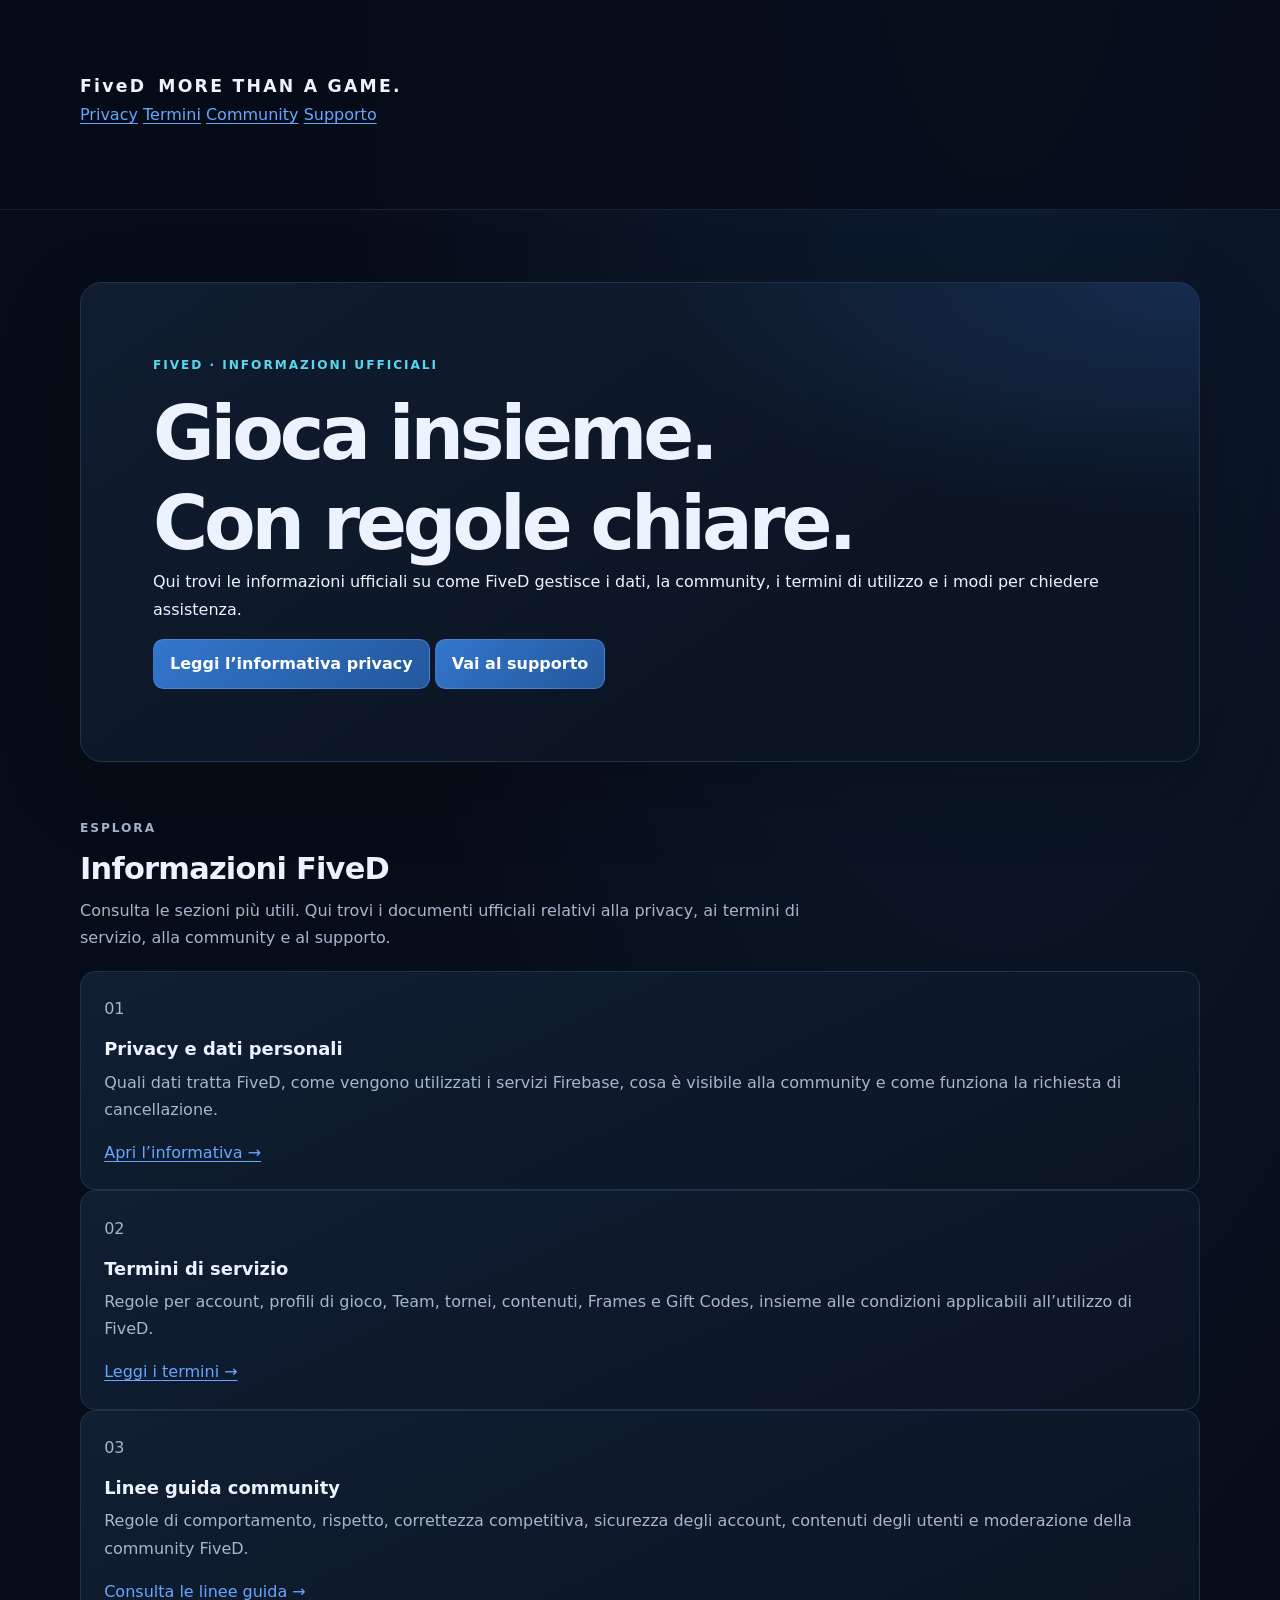
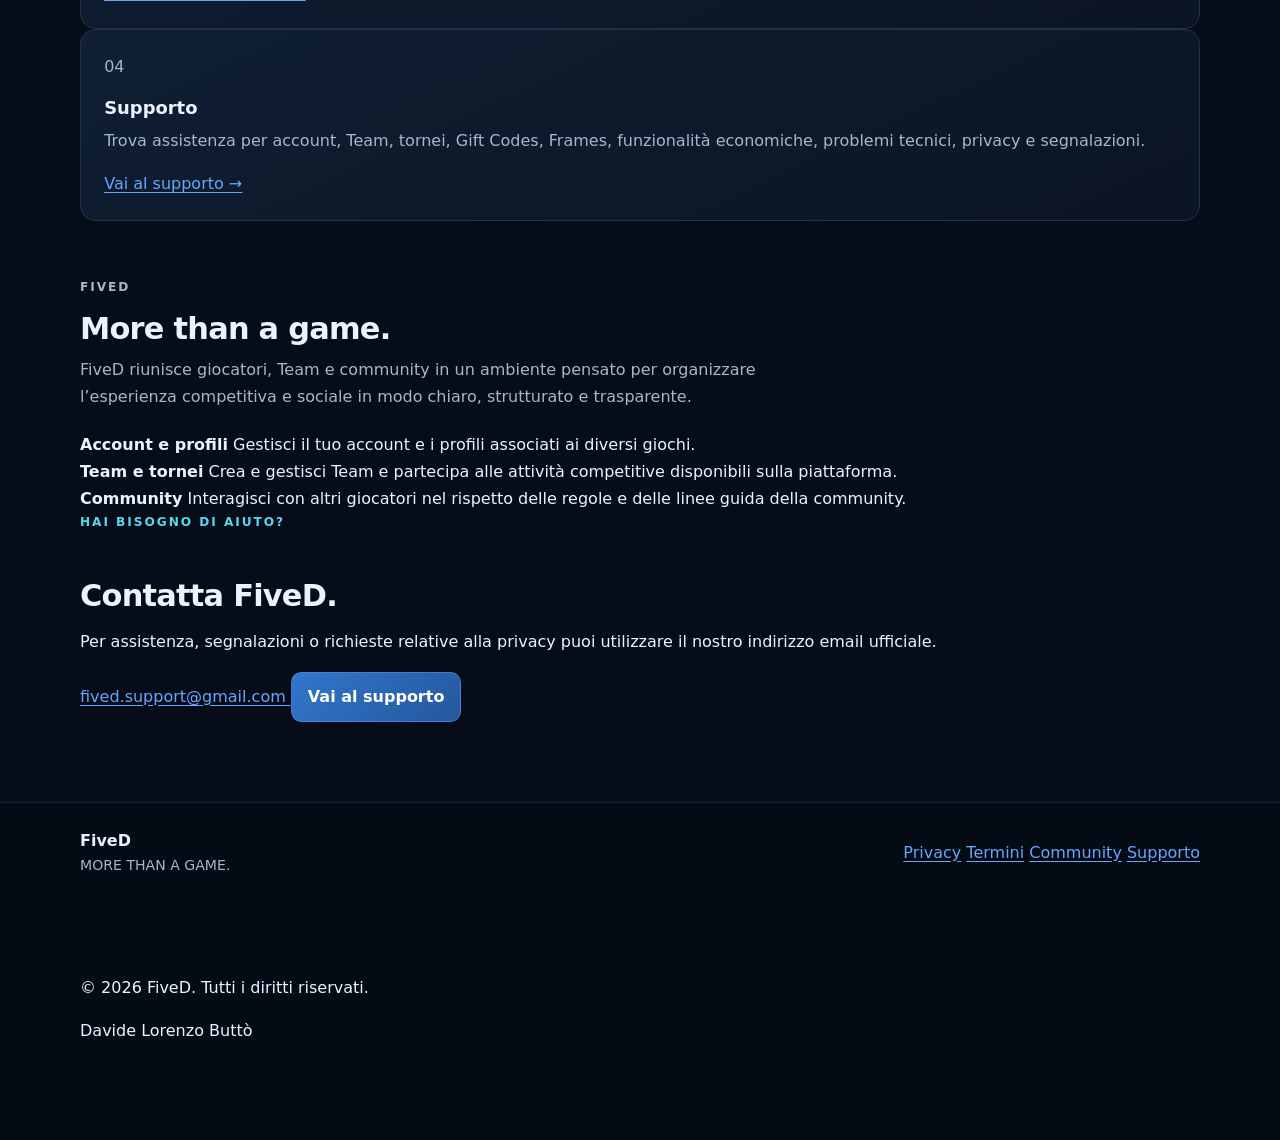
<file: index.html>
﻿<!DOCTYPE html>
<html lang="it">
<head>
  <meta charset="UTF-8">
  <meta http-equiv="Content-Type" content="text/html; charset=UTF-8">
  <meta name="viewport" content="width=device-width, initial-scale=1.0">

  <meta
    name="description"
    content="FiveD - MORE THAN A GAME. Informazioni ufficiali, privacy, termini di servizio, community e supporto."
  >

  <title>FiveD - MORE THAN A GAME.</title>

  <link rel="stylesheet" href="style.css">
</head>

<body>

  <header class="site-header">
    <div class="container nav">

      <a class="brand" href="index.html">
        FiveD
        <span>MORE THAN A GAME.</span>
      </a>

      <nav aria-label="Navigazione principale">
        <a href="privacy.html">Privacy</a>
        <a href="terms.html">Termini</a>
        <a href="community-guidelines.html">Community</a>
        <a href="support.html">Supporto</a>
      </nav>

    </div>
  </header>


  <main class="container">

    <!-- HERO -->

    <section class="hero">

      <p class="eyebrow">FIVED &middot; INFORMAZIONI UFFICIALI</p>

      <h1>
        Gioca insieme.<br>
        Con regole chiare.
      </h1>

      <p class="lead">
        Qui trovi le informazioni ufficiali su come FiveD gestisce i dati,
        la community, i termini di utilizzo e i modi per chiedere assistenza.
      </p>

      <div class="actions">

        <a class="button primary" href="privacy.html">
          Leggi l&rsquo;informativa privacy
        </a>

        <a class="button secondary" href="support.html">
          Vai al supporto
        </a>

      </div>

    </section>


    <!-- DOCUMENTAZIONE -->

    <section class="section">

      <div class="section-heading">

        <p class="eyebrow">ESPLORA</p>

        <h2>Informazioni FiveD</h2>

        <p>
          Consulta le sezioni pi&ugrave; utili.
          Qui trovi i documenti ufficiali relativi alla privacy,
          ai termini di servizio, alla community e al supporto.
        </p>

      </div>


      <div class="grid">

        <!-- PRIVACY -->

        <article class="card">

          <p class="card-number">01</p>

          <h3>Privacy e dati personali</h3>

          <p>
            Quali dati tratta FiveD, come vengono utilizzati i servizi
            Firebase, cosa &egrave; visibile alla community e come funziona
            la richiesta di cancellazione.
          </p>

          <a href="privacy.html">
            Apri l&rsquo;informativa &rarr;
          </a>

        </article>


        <!-- TERMINI -->

        <article class="card">

          <p class="card-number">02</p>

          <h3>Termini di servizio</h3>

          <p>
            Regole per account, profili di gioco, Team, tornei,
            contenuti, Frames e Gift Codes, insieme alle condizioni
            applicabili all&rsquo;utilizzo di FiveD.
          </p>

          <a href="terms.html">
            Leggi i termini &rarr;
          </a>

        </article>


        <!-- COMMUNITY -->

        <article class="card">

          <p class="card-number">03</p>

          <h3>Linee guida community</h3>

          <p>
            Regole di comportamento, rispetto, correttezza competitiva,
            sicurezza degli account, contenuti degli utenti e moderazione
            della community FiveD.
          </p>

          <a href="community-guidelines.html">
            Consulta le linee guida &rarr;
          </a>

        </article>


        <!-- SUPPORTO -->

        <article class="card">

          <p class="card-number">04</p>

          <h3>Supporto</h3>

          <p>
            Trova assistenza per account, Team, tornei, Gift Codes,
            Frames, funzionalit&agrave; economiche, problemi tecnici,
            privacy e segnalazioni.
          </p>

          <a href="support.html">
            Vai al supporto &rarr;
          </a>

        </article>

      </div>

    </section>


    <!-- FIVED -->

    <section class="section info-section">

      <div class="section-heading">

        <p class="eyebrow">FIVED</p>

        <h2>More than a game.</h2>

        <p>
          FiveD riunisce giocatori, Team e community in un ambiente
          pensato per organizzare l&rsquo;esperienza competitiva e sociale
          in modo chiaro, strutturato e trasparente.
        </p>

      </div>


      <div class="info-list">

        <div>

          <strong>Account e profili</strong>

          <span>
            Gestisci il tuo account e i profili associati
            ai diversi giochi.
          </span>

        </div>


        <div>

          <strong>Team e tornei</strong>

          <span>
            Crea e gestisci Team e partecipa alle attivit&agrave;
            competitive disponibili sulla piattaforma.
          </span>

        </div>


        <div>

          <strong>Community</strong>

          <span>
            Interagisci con altri giocatori nel rispetto delle regole
            e delle linee guida della community.
          </span>

        </div>

      </div>

    </section>


    <!-- SUPPORTO -->

    <section class="section contact-section">

      <div class="contact-card">

        <p class="eyebrow">HAI BISOGNO DI AIUTO?</p>

        <h2>Contatta FiveD.</h2>

        <p>
          Per assistenza, segnalazioni o richieste relative alla privacy
          puoi utilizzare il nostro indirizzo email ufficiale.
        </p>

        <a
          class="email"
          href="mailto:fived.support@gmail.com"
        >
          fived.support@gmail.com
        </a>

        <a
          class="button primary"
          href="support.html"
        >
          Vai al supporto
        </a>

      </div>

    </section>

  </main>


  <!-- FOOTER -->

  <footer class="site-footer">

    <div class="container footer-inner">

      <div>

        <strong>FiveD</strong>

        <p>
          MORE THAN A GAME.
        </p>

      </div>


      <nav aria-label="Documenti legali">

        <a href="privacy.html">Privacy</a>

        <a href="terms.html">Termini</a>

        <a href="community-guidelines.html">Community</a>

        <a href="support.html">Supporto</a>

      </nav>

    </div>


    <div class="container footer-bottom">

      <p>
        &copy; 2026 FiveD. Tutti i diritti riservati.
      </p>

      <p>
        Davide Lorenzo Butt&ograve;
      </p>

    </div>

  </footer>

</body>
</html>
</file>
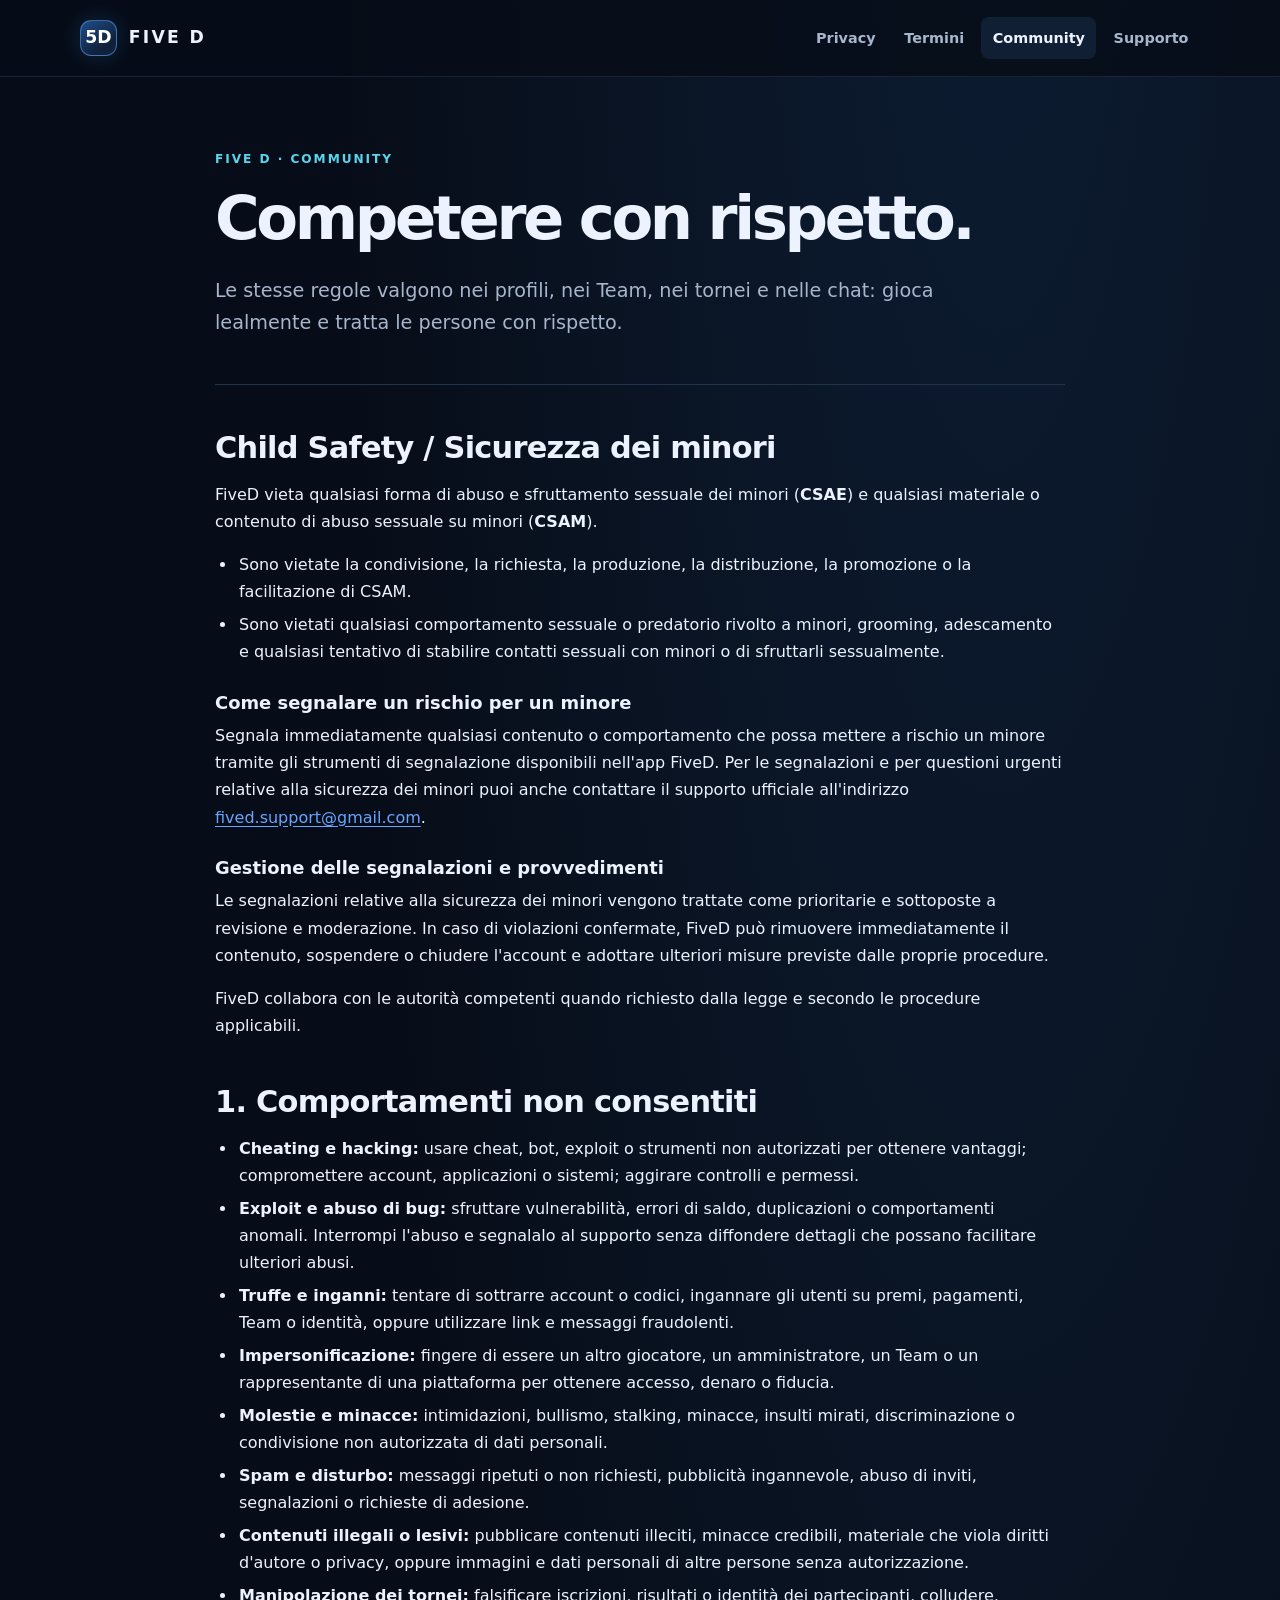
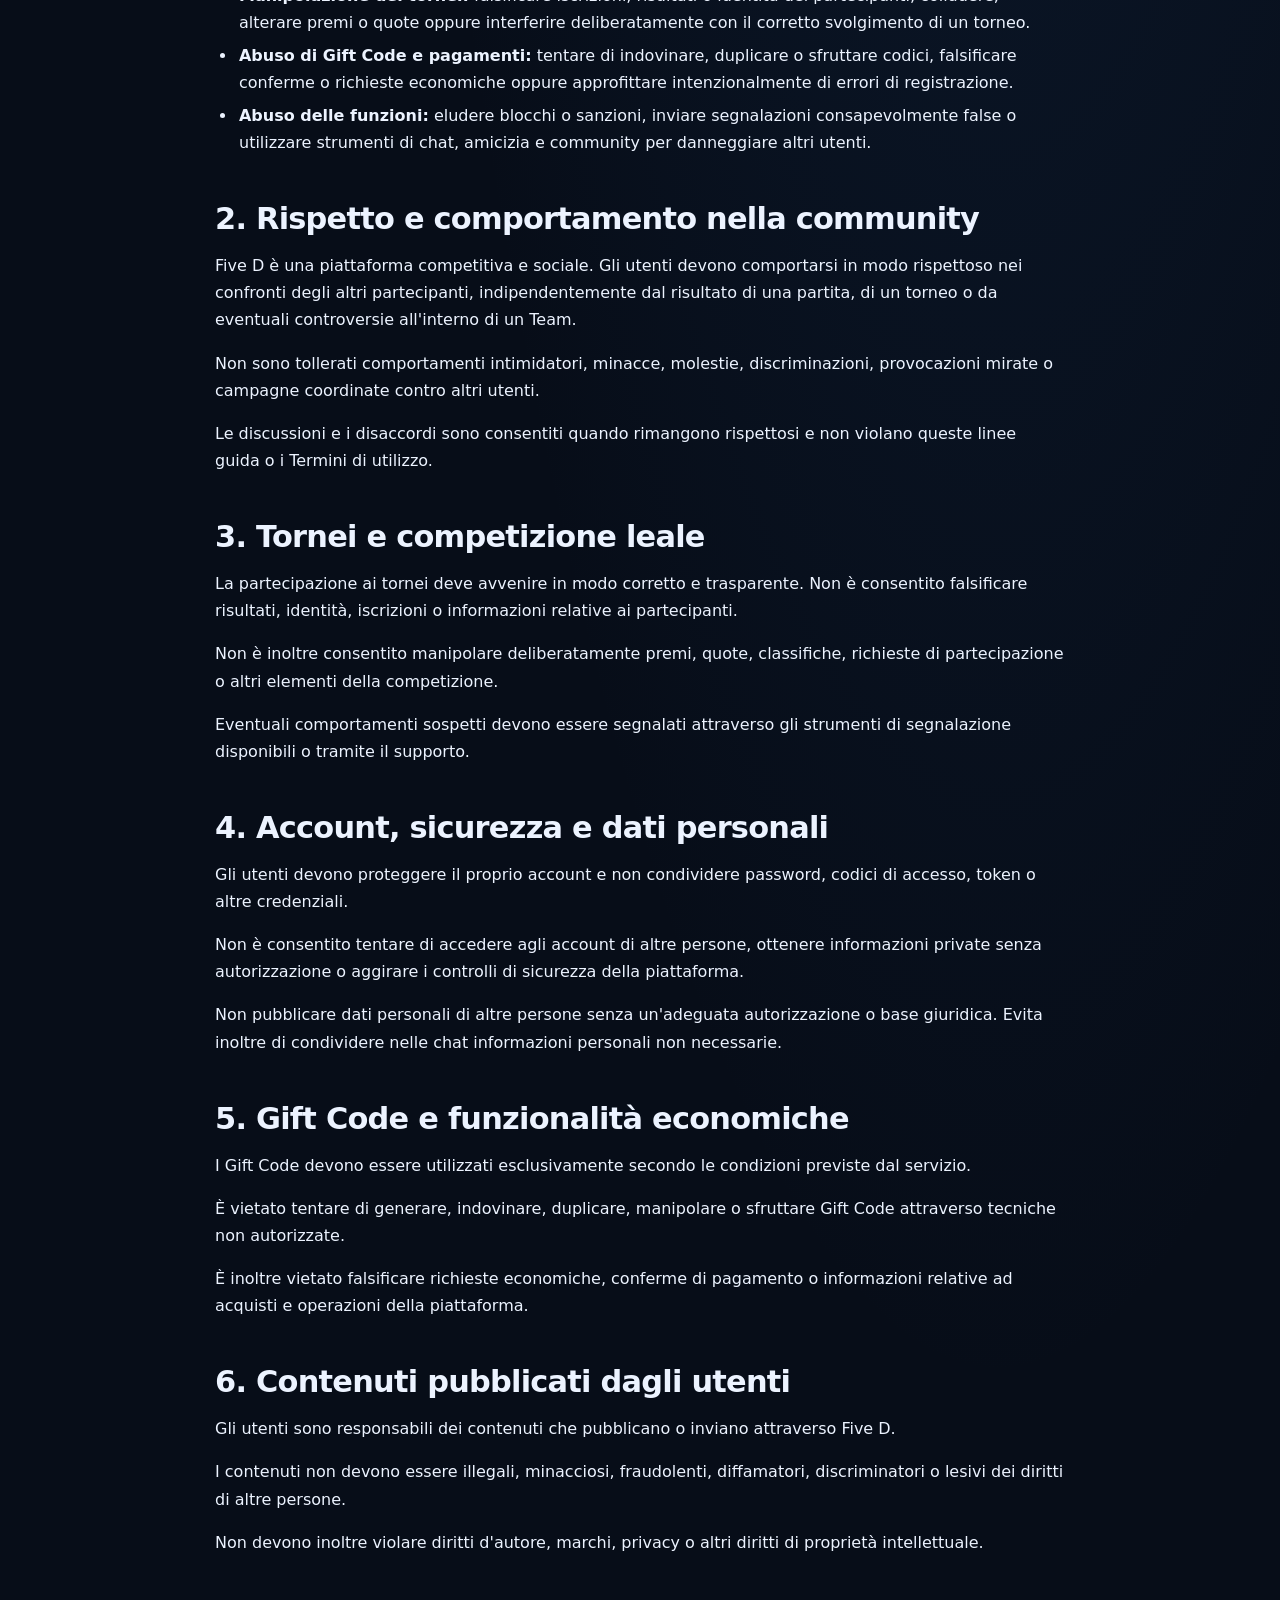
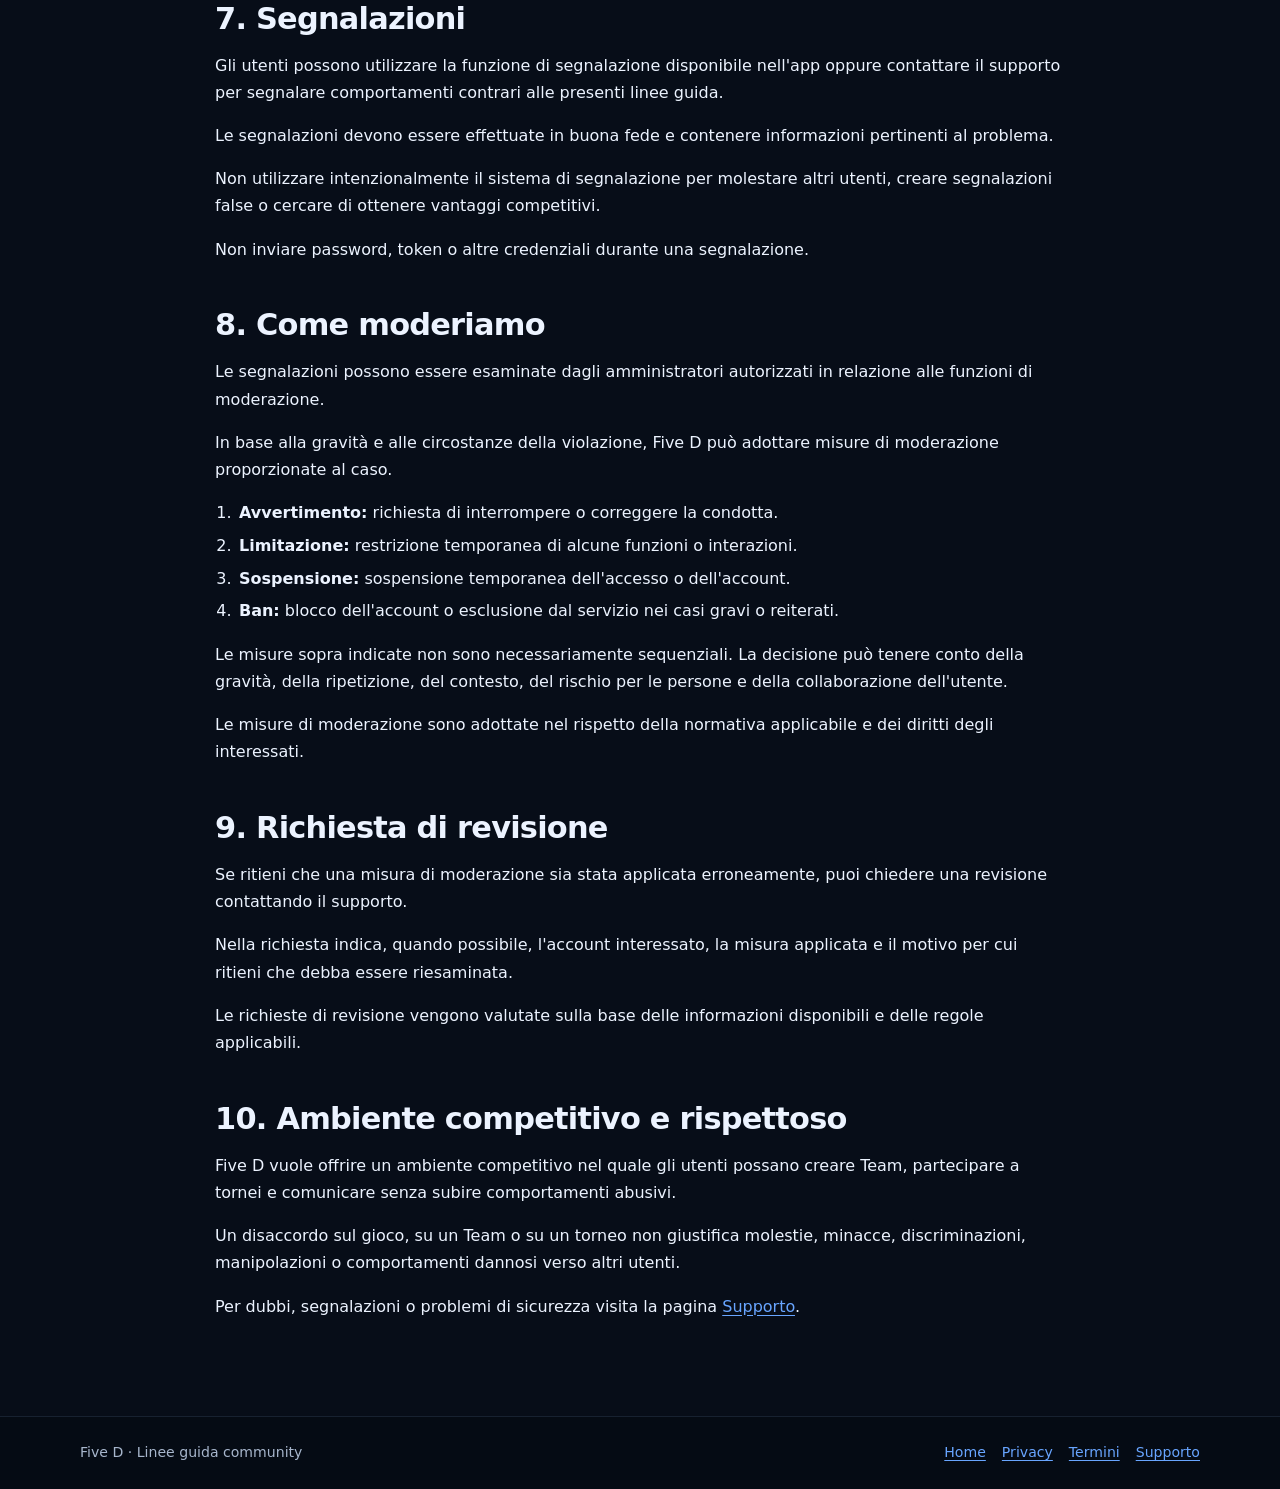
<file: community-guidelines.html>
﻿<!doctype html>
<html lang="it">
<head>
  <meta charset="utf-8">
  <meta name="viewport" content="width=device-width, initial-scale=1">
  <meta name="theme-color" content="#070d18">
  <meta name="description" content="Linee guida Five D per interazioni corrette, tornei sicuri e una community rispettosa.">
  <title>Linee guida community — Five D</title>
  <link rel="stylesheet" href="style.css">
</head>

<body>
  <a class="skip-link" href="#contenuto">Vai al contenuto</a>

  <header class="site-header">
    <div class="header-inner">
      <a class="brand" href="index.html" aria-label="Five D, pagina iniziale">
        <span class="brand-mark" aria-hidden="true">5D</span>
        <span>FIVE D</span>
      </a>

      <nav class="site-nav" aria-label="Navigazione principale">
        <a href="privacy.html">Privacy</a>
        <a href="terms.html">Termini</a>
        <a href="community-guidelines.html" aria-current="page">Community</a>
        <a href="support.html">Supporto</a>
      </nav>
    </div>
  </header>

  <main id="contenuto" class="container legal-content">

    <header>
      <p class="eyebrow">Five D · Community</p>

      <h1>Competere con rispetto.</h1>

      <p class="hero-copy">
        Le stesse regole valgono nei profili, nei Team, nei tornei e nelle chat:
        gioca lealmente e tratta le persone con rispetto.
      </p>
    </header>

    <section id="sicurezza-minori" aria-labelledby="sicurezza-minori-titolo">
      <h2 id="sicurezza-minori-titolo">Child Safety / Sicurezza dei minori</h2>

      <p>
        FiveD vieta qualsiasi forma di abuso e sfruttamento sessuale dei minori
        (<strong>CSAE</strong>) e qualsiasi materiale o contenuto di abuso
        sessuale su minori (<strong>CSAM</strong>).
      </p>

      <ul>
        <li>
          Sono vietate la condivisione, la richiesta, la produzione, la
          distribuzione, la promozione o la facilitazione di CSAM.
        </li>
        <li>
          Sono vietati qualsiasi comportamento sessuale o predatorio rivolto
          a minori, grooming, adescamento e qualsiasi tentativo di stabilire
          contatti sessuali con minori o di sfruttarli sessualmente.
        </li>
      </ul>

      <h3>Come segnalare un rischio per un minore</h3>

      <p>
        Segnala immediatamente qualsiasi contenuto o comportamento che possa
        mettere a rischio un minore tramite gli strumenti di segnalazione
        disponibili nell'app FiveD. Per le segnalazioni e per questioni urgenti
        relative alla sicurezza dei minori puoi anche contattare il supporto
        ufficiale all'indirizzo
        <a href="mailto:fived.support@gmail.com">fived.support@gmail.com</a>.
      </p>

      <h3>Gestione delle segnalazioni e provvedimenti</h3>

      <p>
        Le segnalazioni relative alla sicurezza dei minori vengono trattate
        come prioritarie e sottoposte a revisione e moderazione. In caso di
        violazioni confermate, FiveD può rimuovere immediatamente il contenuto,
        sospendere o chiudere l'account e adottare ulteriori misure previste
        dalle proprie procedure.
      </p>

      <p>
        FiveD collabora con le autorità competenti quando richiesto dalla
        legge e secondo le procedure applicabili.
      </p>
    </section>

    <section>
      <h2>1. Comportamenti non consentiti</h2>

      <ul>
        <li>
          <strong>Cheating e hacking:</strong>
          usare cheat, bot, exploit o strumenti non autorizzati per ottenere
          vantaggi; compromettere account, applicazioni o sistemi; aggirare
          controlli e permessi.
        </li>

        <li>
          <strong>Exploit e abuso di bug:</strong>
          sfruttare vulnerabilità, errori di saldo, duplicazioni o comportamenti
          anomali. Interrompi l'abuso e segnalalo al supporto senza diffondere
          dettagli che possano facilitare ulteriori abusi.
        </li>

        <li>
          <strong>Truffe e inganni:</strong>
          tentare di sottrarre account o codici, ingannare gli utenti su premi,
          pagamenti, Team o identità, oppure utilizzare link e messaggi fraudolenti.
        </li>

        <li>
          <strong>Impersonificazione:</strong>
          fingere di essere un altro giocatore, un amministratore, un Team
          o un rappresentante di una piattaforma per ottenere accesso,
          denaro o fiducia.
        </li>

        <li>
          <strong>Molestie e minacce:</strong>
          intimidazioni, bullismo, stalking, minacce, insulti mirati,
          discriminazione o condivisione non autorizzata di dati personali.
        </li>

        <li>
          <strong>Spam e disturbo:</strong>
          messaggi ripetuti o non richiesti, pubblicità ingannevole, abuso
          di inviti, segnalazioni o richieste di adesione.
        </li>

        <li>
          <strong>Contenuti illegali o lesivi:</strong>
          pubblicare contenuti illeciti, minacce credibili, materiale che
          viola diritti d'autore o privacy, oppure immagini e dati personali
          di altre persone senza autorizzazione.
        </li>

        <li>
          <strong>Manipolazione dei tornei:</strong>
          falsificare iscrizioni, risultati o identità dei partecipanti,
          colludere, alterare premi o quote oppure interferire deliberatamente
          con il corretto svolgimento di un torneo.
        </li>

        <li>
          <strong>Abuso di Gift Code e pagamenti:</strong>
          tentare di indovinare, duplicare o sfruttare codici, falsificare
          conferme o richieste economiche oppure approfittare intenzionalmente
          di errori di registrazione.
        </li>

        <li>
          <strong>Abuso delle funzioni:</strong>
          eludere blocchi o sanzioni, inviare segnalazioni consapevolmente
          false o utilizzare strumenti di chat, amicizia e community per
          danneggiare altri utenti.
        </li>
      </ul>
    </section>

    <section>
      <h2>2. Rispetto e comportamento nella community</h2>

      <p>
        Five D è una piattaforma competitiva e sociale. Gli utenti devono
        comportarsi in modo rispettoso nei confronti degli altri partecipanti,
        indipendentemente dal risultato di una partita, di un torneo o da
        eventuali controversie all'interno di un Team.
      </p>

      <p>
        Non sono tollerati comportamenti intimidatori, minacce, molestie,
        discriminazioni, provocazioni mirate o campagne coordinate contro
        altri utenti.
      </p>

      <p>
        Le discussioni e i disaccordi sono consentiti quando rimangono
        rispettosi e non violano queste linee guida o i Termini di utilizzo.
      </p>
    </section>

    <section>
      <h2>3. Tornei e competizione leale</h2>

      <p>
        La partecipazione ai tornei deve avvenire in modo corretto e trasparente.
        Non è consentito falsificare risultati, identità, iscrizioni o
        informazioni relative ai partecipanti.
      </p>

      <p>
        Non è inoltre consentito manipolare deliberatamente premi, quote,
        classifiche, richieste di partecipazione o altri elementi della
        competizione.
      </p>

      <p>
        Eventuali comportamenti sospetti devono essere segnalati attraverso
        gli strumenti di segnalazione disponibili o tramite il supporto.
      </p>
    </section>

    <section>
      <h2>4. Account, sicurezza e dati personali</h2>

      <p>
        Gli utenti devono proteggere il proprio account e non condividere
        password, codici di accesso, token o altre credenziali.
      </p>

      <p>
        Non è consentito tentare di accedere agli account di altre persone,
        ottenere informazioni private senza autorizzazione o aggirare i
        controlli di sicurezza della piattaforma.
      </p>

      <p>
        Non pubblicare dati personali di altre persone senza un'adeguata
        autorizzazione o base giuridica. Evita inoltre di condividere nelle
        chat informazioni personali non necessarie.
      </p>
    </section>

    <section>
      <h2>5. Gift Code e funzionalità economiche</h2>

      <p>
        I Gift Code devono essere utilizzati esclusivamente secondo le
        condizioni previste dal servizio.
      </p>

      <p>
        È vietato tentare di generare, indovinare, duplicare, manipolare
        o sfruttare Gift Code attraverso tecniche non autorizzate.
      </p>

      <p>
        È inoltre vietato falsificare richieste economiche, conferme di
        pagamento o informazioni relative ad acquisti e operazioni della
        piattaforma.
      </p>
    </section>

    <section>
      <h2>6. Contenuti pubblicati dagli utenti</h2>

      <p>
        Gli utenti sono responsabili dei contenuti che pubblicano o inviano
        attraverso Five D.
      </p>

      <p>
        I contenuti non devono essere illegali, minacciosi, fraudolenti,
        diffamatori, discriminatori o lesivi dei diritti di altre persone.
      </p>

      <p>
        Non devono inoltre violare diritti d'autore, marchi, privacy o altri
        diritti di proprietà intellettuale.
      </p>
    </section>

    <section>
      <h2>7. Segnalazioni</h2>

      <p>
        Gli utenti possono utilizzare la funzione di segnalazione disponibile
        nell'app oppure contattare il supporto per segnalare comportamenti
        contrari alle presenti linee guida.
      </p>

      <p>
        Le segnalazioni devono essere effettuate in buona fede e contenere
        informazioni pertinenti al problema.
      </p>

      <p>
        Non utilizzare intenzionalmente il sistema di segnalazione per
        molestare altri utenti, creare segnalazioni false o cercare di
        ottenere vantaggi competitivi.
      </p>

      <p>
        Non inviare password, token o altre credenziali durante una segnalazione.
      </p>
    </section>

    <section>
      <h2>8. Come moderiamo</h2>

      <p>
        Le segnalazioni possono essere esaminate dagli amministratori
        autorizzati in relazione alle funzioni di moderazione.
      </p>

      <p>
        In base alla gravità e alle circostanze della violazione, Five D
        può adottare misure di moderazione proporzionate al caso.
      </p>

      <ol>
        <li>
          <strong>Avvertimento:</strong>
          richiesta di interrompere o correggere la condotta.
        </li>

        <li>
          <strong>Limitazione:</strong>
          restrizione temporanea di alcune funzioni o interazioni.
        </li>

        <li>
          <strong>Sospensione:</strong>
          sospensione temporanea dell'accesso o dell'account.
        </li>

        <li>
          <strong>Ban:</strong>
          blocco dell'account o esclusione dal servizio nei casi gravi
          o reiterati.
        </li>
      </ol>

      <p>
        Le misure sopra indicate non sono necessariamente sequenziali.
        La decisione può tenere conto della gravità, della ripetizione,
        del contesto, del rischio per le persone e della collaborazione
        dell'utente.
      </p>

      <p>
        Le misure di moderazione sono adottate nel rispetto della normativa
        applicabile e dei diritti degli interessati.
      </p>
    </section>

    <section>
      <h2>9. Richiesta di revisione</h2>

      <p>
        Se ritieni che una misura di moderazione sia stata applicata
        erroneamente, puoi chiedere una revisione contattando il supporto.
      </p>

      <p>
        Nella richiesta indica, quando possibile, l'account interessato,
        la misura applicata e il motivo per cui ritieni che debba essere
        riesaminata.
      </p>

      <p>
        Le richieste di revisione vengono valutate sulla base delle informazioni
        disponibili e delle regole applicabili.
      </p>
    </section>

    <section>
      <h2>10. Ambiente competitivo e rispettoso</h2>

      <p>
        Five D vuole offrire un ambiente competitivo nel quale gli utenti
        possano creare Team, partecipare a tornei e comunicare senza subire
        comportamenti abusivi.
      </p>

      <p>
        Un disaccordo sul gioco, su un Team o su un torneo non giustifica
        molestie, minacce, discriminazioni, manipolazioni o comportamenti
        dannosi verso altri utenti.
      </p>

      <p>
        Per dubbi, segnalazioni o problemi di sicurezza visita la pagina
        <a href="support.html">Supporto</a>.
      </p>
    </section>

  </main>

  <footer class="site-footer">
    <div class="footer-inner">
      <p>Five D · Linee guida community</p>

      <nav class="footer-links" aria-label="Altre pagine">
        <a href="index.html">Home</a>
        <a href="privacy.html">Privacy</a>
        <a href="terms.html">Termini</a>
        <a href="support.html">Supporto</a>
      </nav>
    </div>
  </footer>

</body>
</html>
</file>
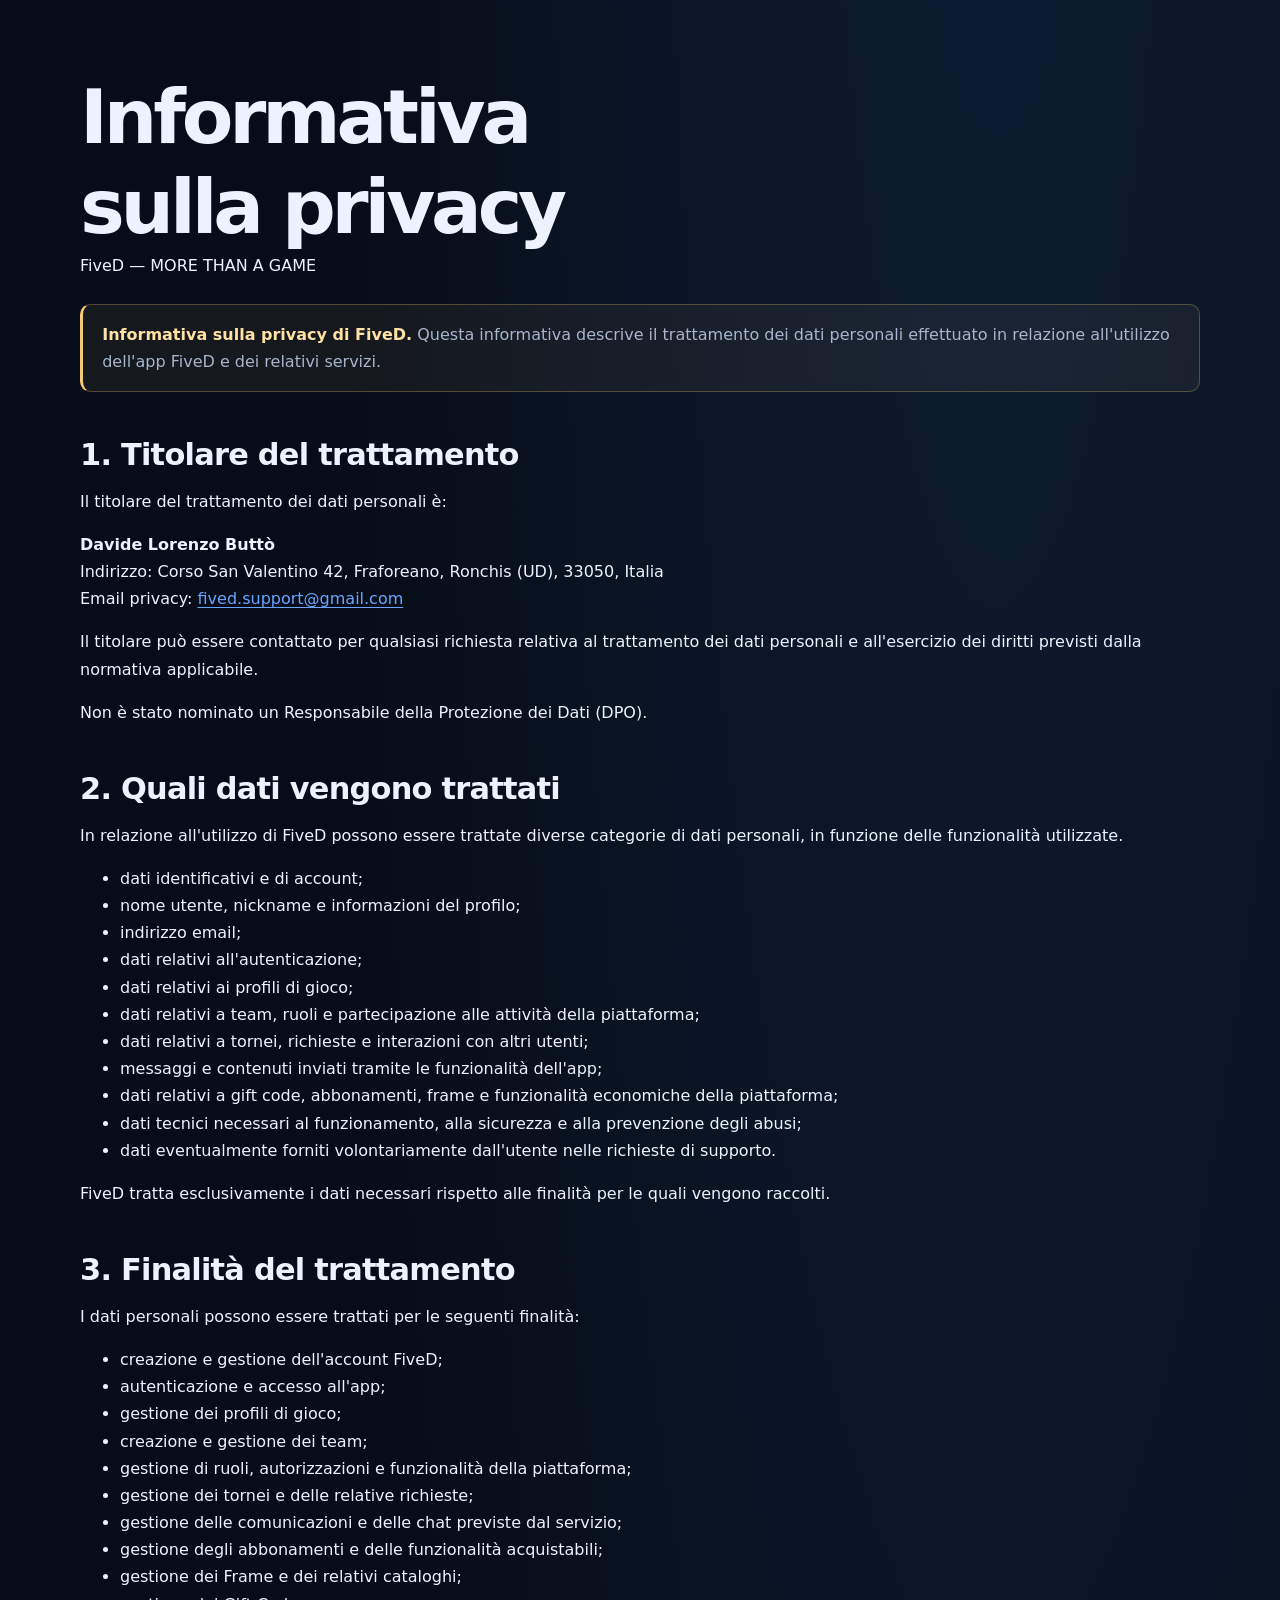
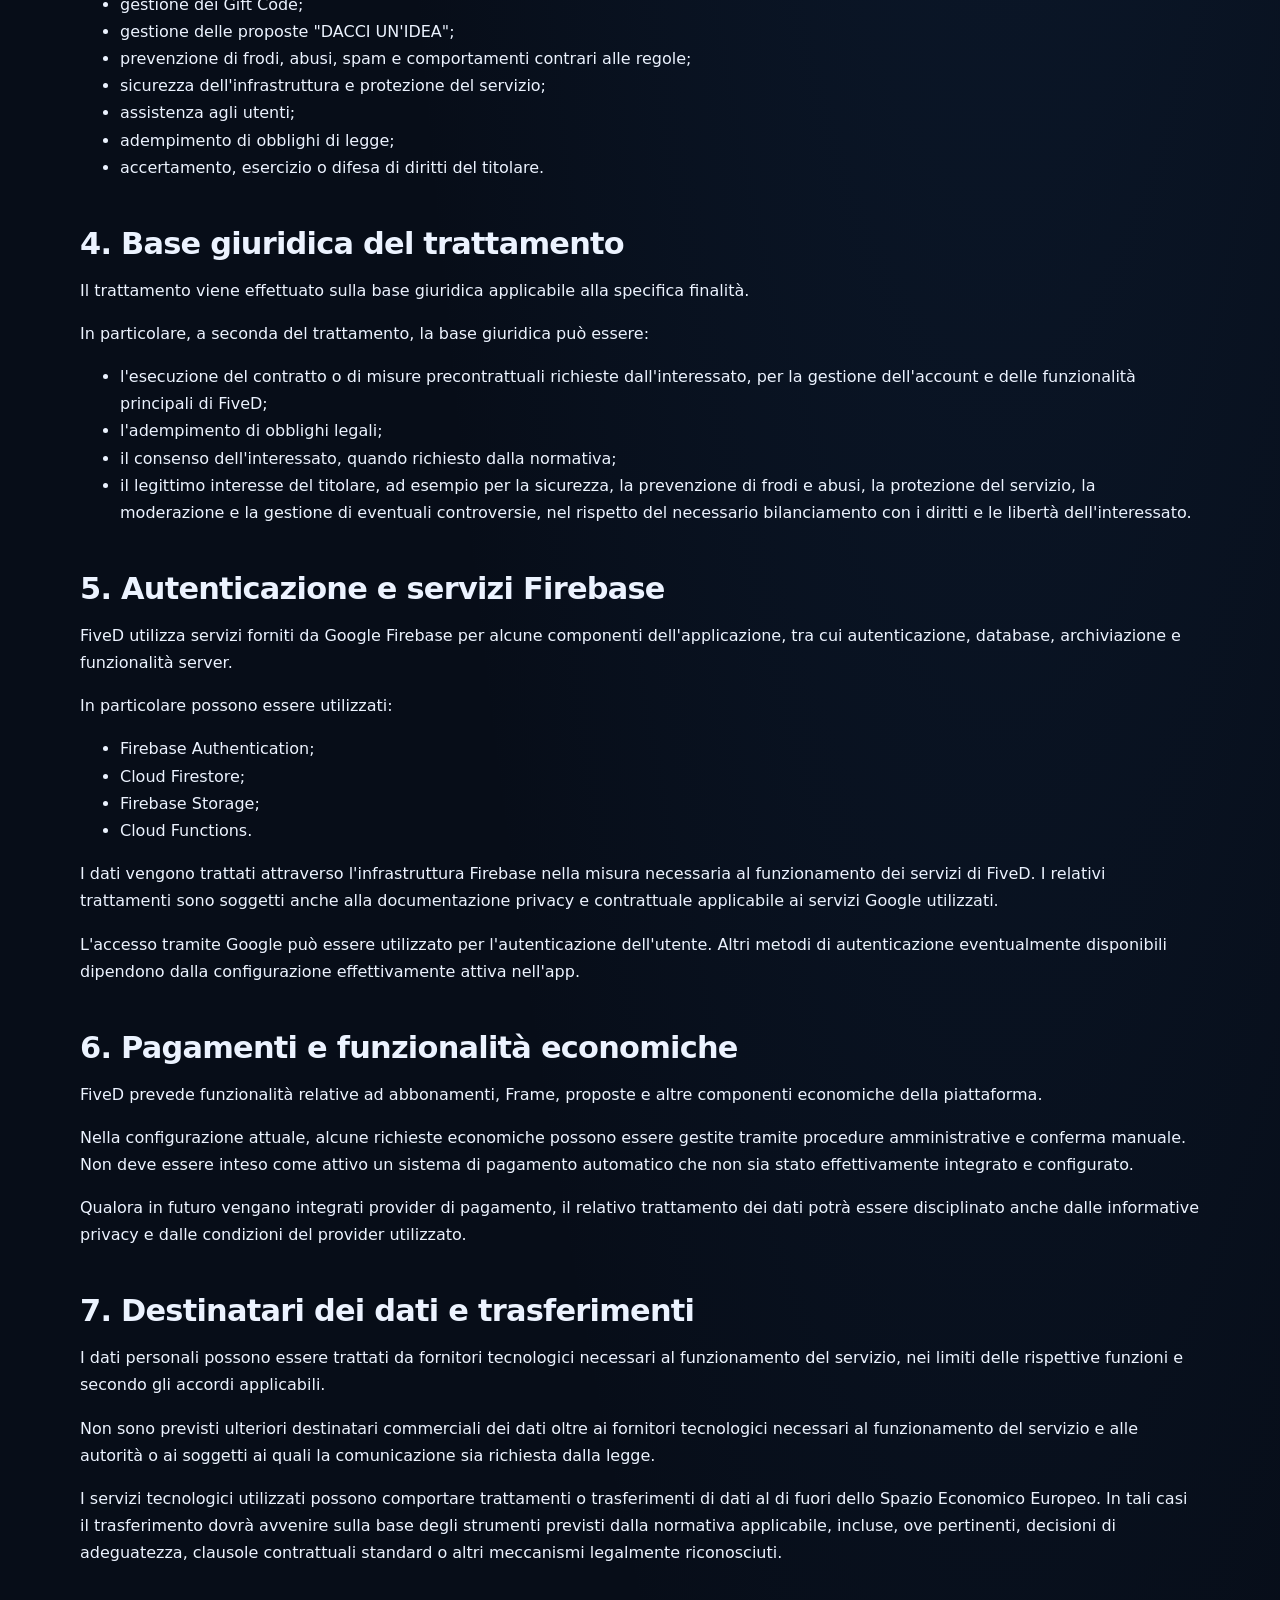
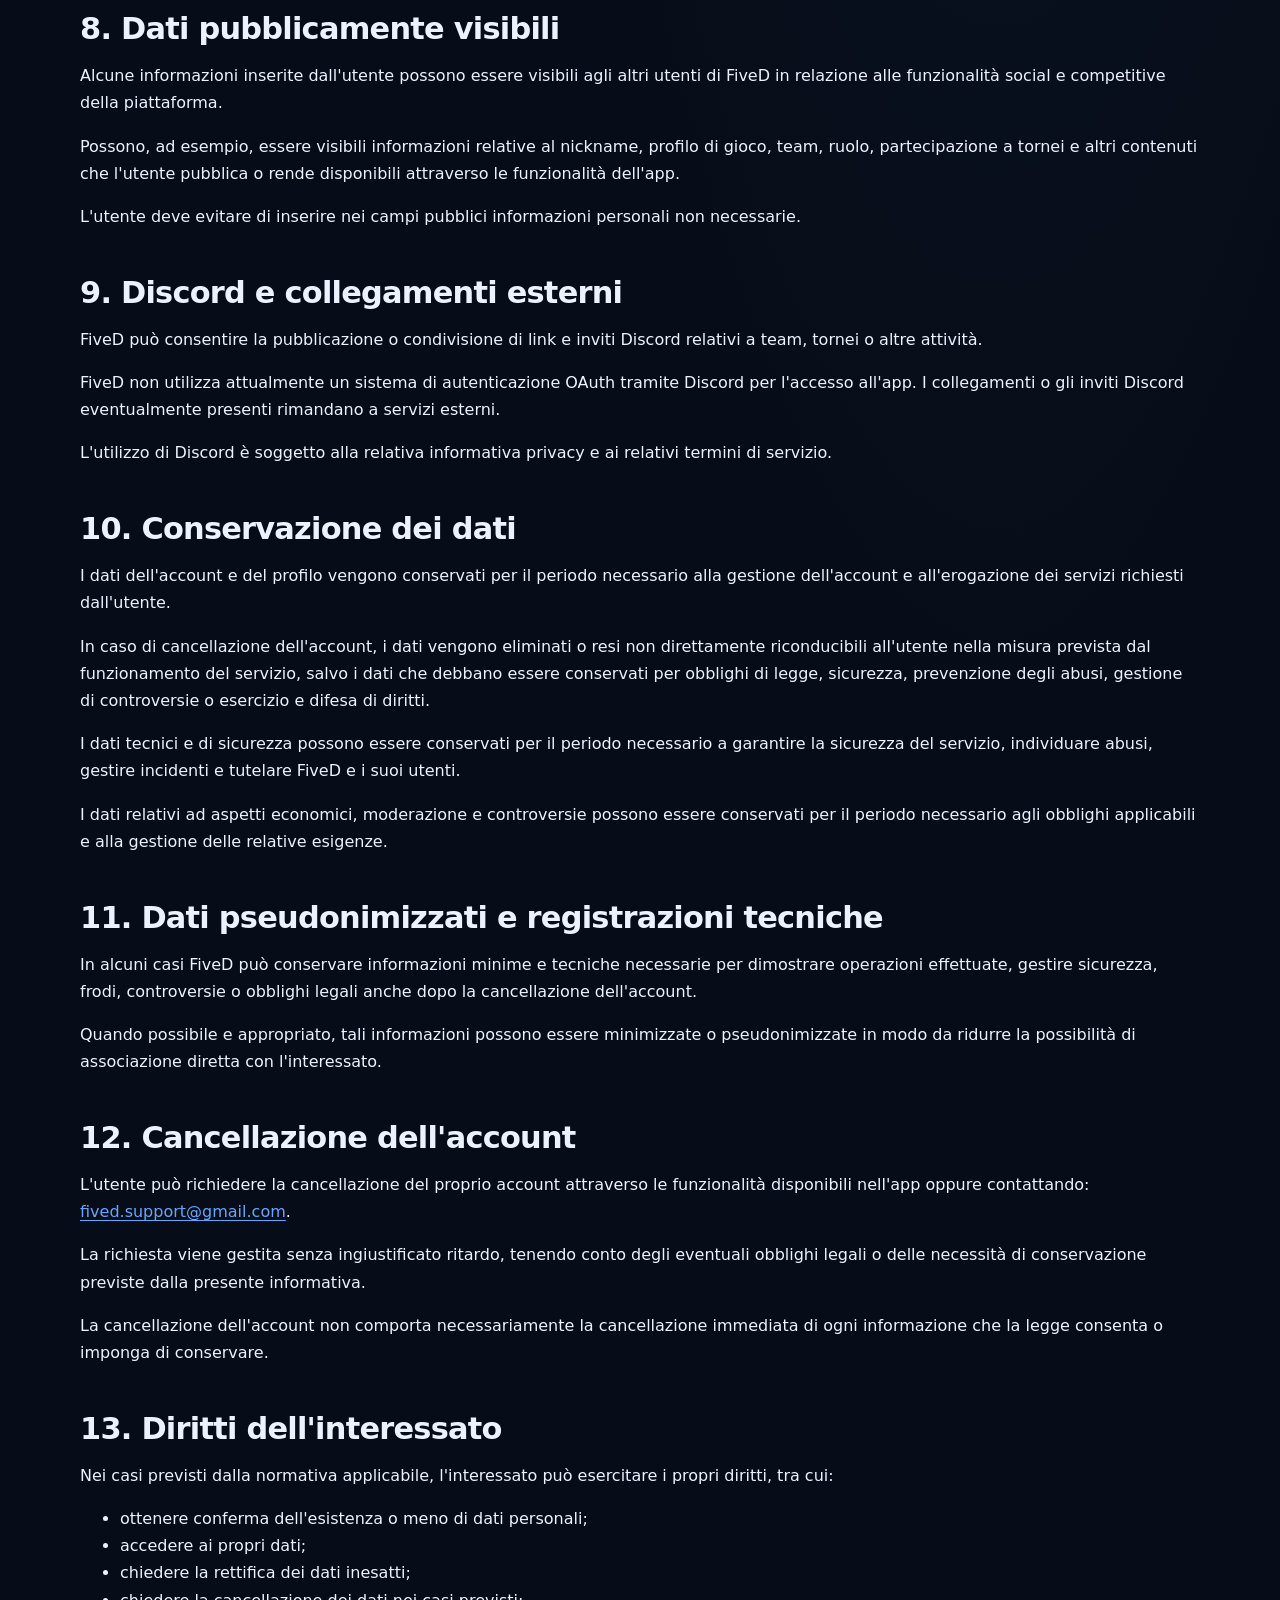
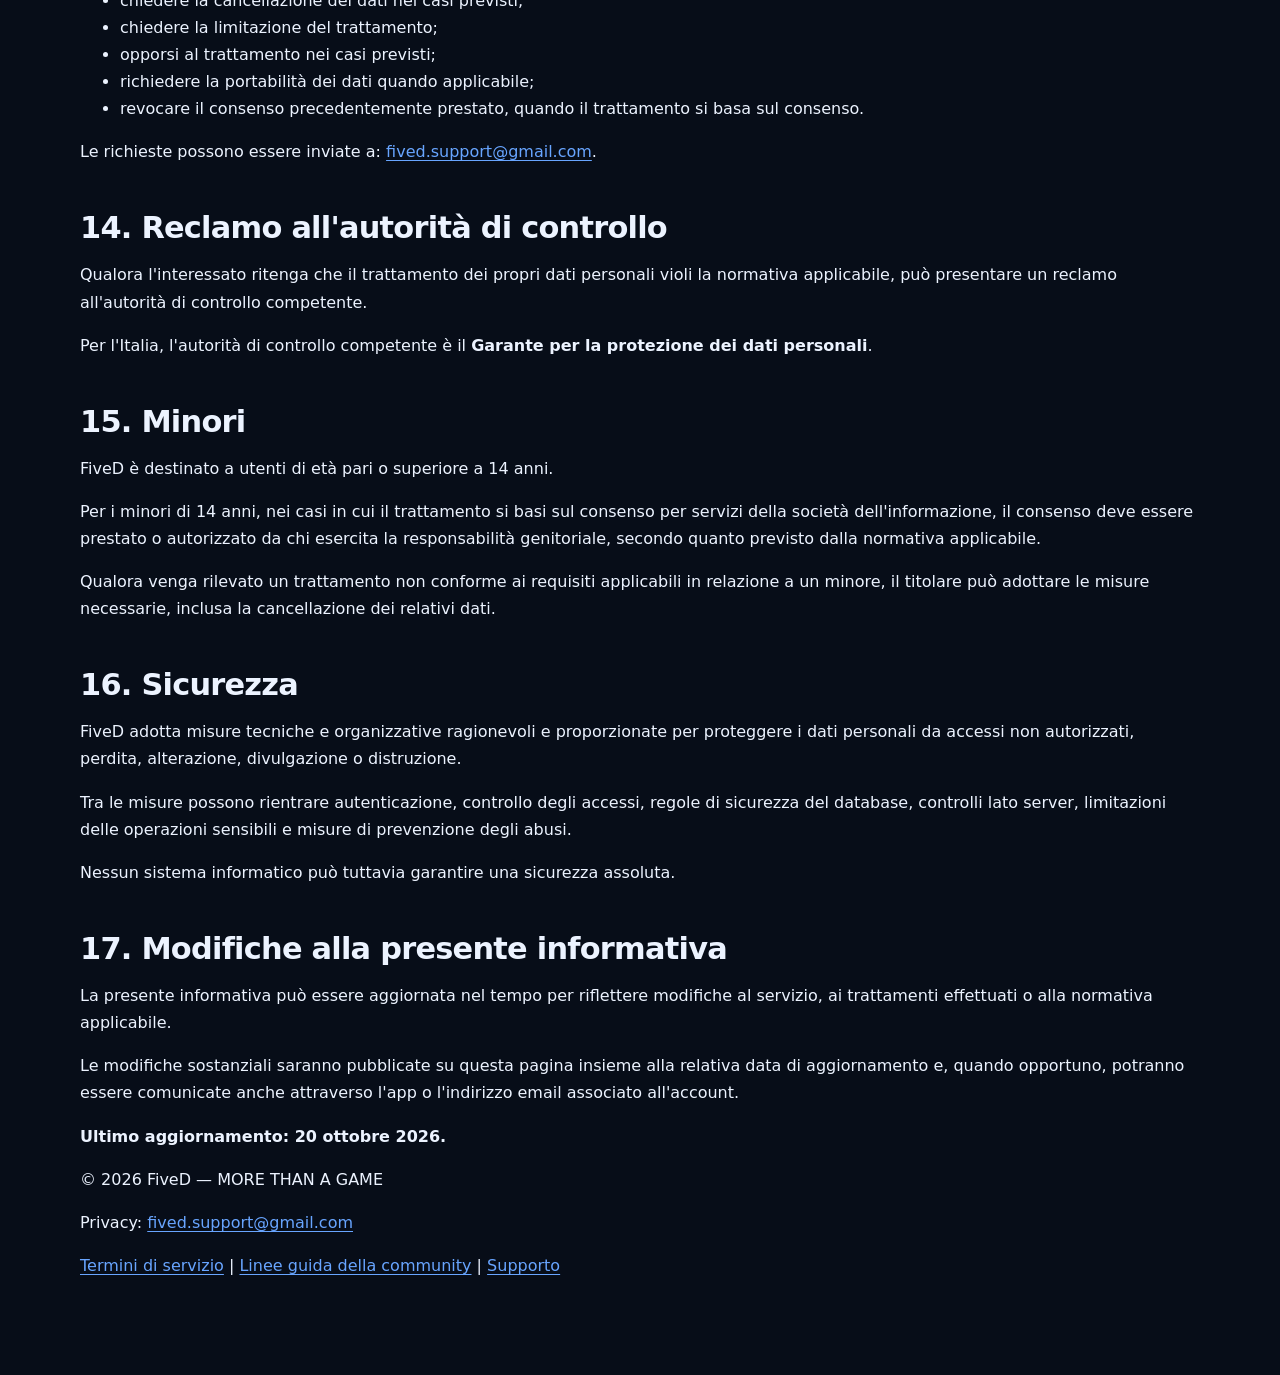
<file: privacy.html>
﻿<!DOCTYPE html>
<html lang="it">
<head>
  <meta charset="UTF-8">
  <meta name="viewport" content="width=device-width, initial-scale=1.0">
  <title>Informativa sulla privacy - FiveD</title>
  <link rel="stylesheet" href="style.css">
</head>

<body>
  <main class="container">

    <header>
      <h1>Informativa sulla privacy</h1>
      <p class="subtitle">FiveD — MORE THAN A GAME</p>
    </header>

    <div class="callout">
      <p>
        <strong>Informativa sulla privacy di FiveD.</strong>
        Questa informativa descrive il trattamento dei dati personali effettuato
        in relazione all'utilizzo dell'app FiveD e dei relativi servizi.
      </p>
    </div>

    <section>
      <h2>1. Titolare del trattamento</h2>
      <p>
        Il titolare del trattamento dei dati personali è:
      </p>

      <p>
        <strong>Davide Lorenzo Buttò</strong><br>
        Indirizzo: Corso San Valentino 42, Fraforeano, Ronchis (UD), 33050, Italia<br>
        Email privacy: <a href="mailto:fived.support@gmail.com">fived.support@gmail.com</a>
      </p>

      <p>
        Il titolare può essere contattato per qualsiasi richiesta relativa
        al trattamento dei dati personali e all'esercizio dei diritti previsti
        dalla normativa applicabile.
      </p>

      <p>
        Non è stato nominato un Responsabile della Protezione dei Dati (DPO).
      </p>
    </section>

    <section>
      <h2>2. Quali dati vengono trattati</h2>

      <p>
        In relazione all'utilizzo di FiveD possono essere trattate diverse
        categorie di dati personali, in funzione delle funzionalità utilizzate.
      </p>

      <ul>
        <li>dati identificativi e di account;</li>
        <li>nome utente, nickname e informazioni del profilo;</li>
        <li>indirizzo email;</li>
        <li>dati relativi all'autenticazione;</li>
        <li>dati relativi ai profili di gioco;</li>
        <li>dati relativi a team, ruoli e partecipazione alle attività della piattaforma;</li>
        <li>dati relativi a tornei, richieste e interazioni con altri utenti;</li>
        <li>messaggi e contenuti inviati tramite le funzionalità dell'app;</li>
        <li>dati relativi a gift code, abbonamenti, frame e funzionalità economiche della piattaforma;</li>
        <li>dati tecnici necessari al funzionamento, alla sicurezza e alla prevenzione degli abusi;</li>
        <li>dati eventualmente forniti volontariamente dall'utente nelle richieste di supporto.</li>
      </ul>

      <p>
        FiveD tratta esclusivamente i dati necessari rispetto alle finalità
        per le quali vengono raccolti.
      </p>
    </section>

    <section>
      <h2>3. Finalità del trattamento</h2>

      <p>I dati personali possono essere trattati per le seguenti finalità:</p>

      <ul>
        <li>creazione e gestione dell'account FiveD;</li>
        <li>autenticazione e accesso all'app;</li>
        <li>gestione dei profili di gioco;</li>
        <li>creazione e gestione dei team;</li>
        <li>gestione di ruoli, autorizzazioni e funzionalità della piattaforma;</li>
        <li>gestione dei tornei e delle relative richieste;</li>
        <li>gestione delle comunicazioni e delle chat previste dal servizio;</li>
        <li>gestione degli abbonamenti e delle funzionalità acquistabili;</li>
        <li>gestione dei Frame e dei relativi cataloghi;</li>
        <li>gestione dei Gift Code;</li>
        <li>gestione delle proposte "DACCI UN'IDEA";</li>
        <li>prevenzione di frodi, abusi, spam e comportamenti contrari alle regole;</li>
        <li>sicurezza dell'infrastruttura e protezione del servizio;</li>
        <li>assistenza agli utenti;</li>
        <li>adempimento di obblighi di legge;</li>
        <li>accertamento, esercizio o difesa di diritti del titolare.</li>
      </ul>
    </section>

    <section>
      <h2>4. Base giuridica del trattamento</h2>

      <p>
        Il trattamento viene effettuato sulla base giuridica applicabile
        alla specifica finalità.
      </p>

      <p>
        In particolare, a seconda del trattamento, la base giuridica può essere:
      </p>

      <ul>
        <li>
          l'esecuzione del contratto o di misure precontrattuali richieste
          dall'interessato, per la gestione dell'account e delle funzionalità
          principali di FiveD;
        </li>
        <li>
          l'adempimento di obblighi legali;
        </li>
        <li>
          il consenso dell'interessato, quando richiesto dalla normativa;
        </li>
        <li>
          il legittimo interesse del titolare, ad esempio per la sicurezza,
          la prevenzione di frodi e abusi, la protezione del servizio,
          la moderazione e la gestione di eventuali controversie,
          nel rispetto del necessario bilanciamento con i diritti
          e le libertà dell'interessato.
        </li>
      </ul>
    </section>

    <section>
      <h2>5. Autenticazione e servizi Firebase</h2>

      <p>
        FiveD utilizza servizi forniti da Google Firebase per alcune componenti
        dell'applicazione, tra cui autenticazione, database, archiviazione
        e funzionalità server.
      </p>

      <p>
        In particolare possono essere utilizzati:
      </p>

      <ul>
        <li>Firebase Authentication;</li>
        <li>Cloud Firestore;</li>
        <li>Firebase Storage;</li>
        <li>Cloud Functions.</li>
      </ul>

      <p>
        I dati vengono trattati attraverso l'infrastruttura Firebase nella misura
        necessaria al funzionamento dei servizi di FiveD. I relativi trattamenti
        sono soggetti anche alla documentazione privacy e contrattuale applicabile
        ai servizi Google utilizzati.
      </p>

      <p>
        L'accesso tramite Google può essere utilizzato per l'autenticazione
        dell'utente. Altri metodi di autenticazione eventualmente disponibili
        dipendono dalla configurazione effettivamente attiva nell'app.
      </p>
    </section>

    <section>
      <h2>6. Pagamenti e funzionalità economiche</h2>

      <p>
        FiveD prevede funzionalità relative ad abbonamenti, Frame, proposte
        e altre componenti economiche della piattaforma.
      </p>

      <p>
        Nella configurazione attuale, alcune richieste economiche possono essere
        gestite tramite procedure amministrative e conferma manuale.
        Non deve essere inteso come attivo un sistema di pagamento automatico
        che non sia stato effettivamente integrato e configurato.
      </p>

      <p>
        Qualora in futuro vengano integrati provider di pagamento, il relativo
        trattamento dei dati potrà essere disciplinato anche dalle informative
        privacy e dalle condizioni del provider utilizzato.
      </p>
    </section>

    <section>
      <h2>7. Destinatari dei dati e trasferimenti</h2>

      <p>
        I dati personali possono essere trattati da fornitori tecnologici
        necessari al funzionamento del servizio, nei limiti delle rispettive
        funzioni e secondo gli accordi applicabili.
      </p>

      <p>
        Non sono previsti ulteriori destinatari commerciali dei dati oltre
        ai fornitori tecnologici necessari al funzionamento del servizio
        e alle autorità o ai soggetti ai quali la comunicazione sia richiesta
        dalla legge.
      </p>

      <p>
        I servizi tecnologici utilizzati possono comportare trattamenti
        o trasferimenti di dati al di fuori dello Spazio Economico Europeo.
        In tali casi il trasferimento dovrà avvenire sulla base degli strumenti
        previsti dalla normativa applicabile, incluse, ove pertinenti,
        decisioni di adeguatezza, clausole contrattuali standard o altri
        meccanismi legalmente riconosciuti.
      </p>
    </section>

    <section>
      <h2>8. Dati pubblicamente visibili</h2>

      <p>
        Alcune informazioni inserite dall'utente possono essere visibili
        agli altri utenti di FiveD in relazione alle funzionalità social
        e competitive della piattaforma.
      </p>

      <p>
        Possono, ad esempio, essere visibili informazioni relative al nickname,
        profilo di gioco, team, ruolo, partecipazione a tornei e altri contenuti
        che l'utente pubblica o rende disponibili attraverso le funzionalità
        dell'app.
      </p>

      <p>
        L'utente deve evitare di inserire nei campi pubblici informazioni
        personali non necessarie.
      </p>
    </section>

    <section>
      <h2>9. Discord e collegamenti esterni</h2>

      <p>
        FiveD può consentire la pubblicazione o condivisione di link e inviti
        Discord relativi a team, tornei o altre attività.
      </p>

      <p>
        FiveD non utilizza attualmente un sistema di autenticazione OAuth
        tramite Discord per l'accesso all'app. I collegamenti o gli inviti
        Discord eventualmente presenti rimandano a servizi esterni.
      </p>

      <p>
        L'utilizzo di Discord è soggetto alla relativa informativa privacy
        e ai relativi termini di servizio.
      </p>
    </section>

    <section>
      <h2>10. Conservazione dei dati</h2>

      <p>
        I dati dell'account e del profilo vengono conservati per il periodo
        necessario alla gestione dell'account e all'erogazione dei servizi
        richiesti dall'utente.
      </p>

      <p>
        In caso di cancellazione dell'account, i dati vengono eliminati o
        resi non direttamente riconducibili all'utente nella misura prevista
        dal funzionamento del servizio, salvo i dati che debbano essere
        conservati per obblighi di legge, sicurezza, prevenzione degli abusi,
        gestione di controversie o esercizio e difesa di diritti.
      </p>

      <p>
        I dati tecnici e di sicurezza possono essere conservati per il periodo
        necessario a garantire la sicurezza del servizio, individuare abusi,
        gestire incidenti e tutelare FiveD e i suoi utenti.
      </p>

      <p>
        I dati relativi ad aspetti economici, moderazione e controversie
        possono essere conservati per il periodo necessario agli obblighi
        applicabili e alla gestione delle relative esigenze.
      </p>
    </section>

    <section>
      <h2>11. Dati pseudonimizzati e registrazioni tecniche</h2>

      <p>
        In alcuni casi FiveD può conservare informazioni minime e tecniche
        necessarie per dimostrare operazioni effettuate, gestire sicurezza,
        frodi, controversie o obblighi legali anche dopo la cancellazione
        dell'account.
      </p>

      <p>
        Quando possibile e appropriato, tali informazioni possono essere
        minimizzate o pseudonimizzate in modo da ridurre la possibilità
        di associazione diretta con l'interessato.
      </p>
    </section>

    <section>
      <h2>12. Cancellazione dell'account</h2>

      <p>
        L'utente può richiedere la cancellazione del proprio account attraverso
        le funzionalità disponibili nell'app oppure contattando:
        <a href="mailto:fived.support@gmail.com">fived.support@gmail.com</a>.
      </p>

      <p>
        La richiesta viene gestita senza ingiustificato ritardo, tenendo conto
        degli eventuali obblighi legali o delle necessità di conservazione
        previste dalla presente informativa.
      </p>

      <p>
        La cancellazione dell'account non comporta necessariamente la cancellazione
        immediata di ogni informazione che la legge consenta o imponga di conservare.
      </p>
    </section>

    <section>
      <h2>13. Diritti dell'interessato</h2>

      <p>
        Nei casi previsti dalla normativa applicabile, l'interessato può esercitare
        i propri diritti, tra cui:
      </p>

      <ul>
        <li>ottenere conferma dell'esistenza o meno di dati personali;</li>
        <li>accedere ai propri dati;</li>
        <li>chiedere la rettifica dei dati inesatti;</li>
        <li>chiedere la cancellazione dei dati nei casi previsti;</li>
        <li>chiedere la limitazione del trattamento;</li>
        <li>opporsi al trattamento nei casi previsti;</li>
        <li>richiedere la portabilità dei dati quando applicabile;</li>
        <li>revocare il consenso precedentemente prestato, quando il trattamento si basa sul consenso.</li>
      </ul>

      <p>
        Le richieste possono essere inviate a:
        <a href="mailto:fived.support@gmail.com">fived.support@gmail.com</a>.
      </p>
    </section>

    <section>
      <h2>14. Reclamo all'autorità di controllo</h2>

      <p>
        Qualora l'interessato ritenga che il trattamento dei propri dati personali
        violi la normativa applicabile, può presentare un reclamo all'autorità
        di controllo competente.
      </p>

      <p>
        Per l'Italia, l'autorità di controllo competente è il
        <strong>Garante per la protezione dei dati personali</strong>.
      </p>
    </section>

    <section>
      <h2>15. Minori</h2>

      <p>
        FiveD è destinato a utenti di età pari o superiore a 14 anni.
      </p>

      <p>
        Per i minori di 14 anni, nei casi in cui il trattamento si basi sul
        consenso per servizi della società dell'informazione, il consenso
        deve essere prestato o autorizzato da chi esercita la responsabilità
        genitoriale, secondo quanto previsto dalla normativa applicabile.
      </p>

      <p>
        Qualora venga rilevato un trattamento non conforme ai requisiti applicabili
        in relazione a un minore, il titolare può adottare le misure necessarie,
        inclusa la cancellazione dei relativi dati.
      </p>
    </section>

    <section>
      <h2>16. Sicurezza</h2>

      <p>
        FiveD adotta misure tecniche e organizzative ragionevoli e proporzionate
        per proteggere i dati personali da accessi non autorizzati, perdita,
        alterazione, divulgazione o distruzione.
      </p>

      <p>
        Tra le misure possono rientrare autenticazione, controllo degli accessi,
        regole di sicurezza del database, controlli lato server, limitazioni
        delle operazioni sensibili e misure di prevenzione degli abusi.
      </p>

      <p>
        Nessun sistema informatico può tuttavia garantire una sicurezza assoluta.
      </p>
    </section>

    <section>
      <h2>17. Modifiche alla presente informativa</h2>

      <p>
        La presente informativa può essere aggiornata nel tempo per riflettere
        modifiche al servizio, ai trattamenti effettuati o alla normativa
        applicabile.
      </p>

      <p>
        Le modifiche sostanziali saranno pubblicate su questa pagina insieme
        alla relativa data di aggiornamento e, quando opportuno, potranno essere
        comunicate anche attraverso l'app o l'indirizzo email associato
        all'account.
      </p>

      <p>
        <strong>Ultimo aggiornamento: 20 ottobre 2026.</strong>
      </p>
    </section>

    <footer>
      <p>
        © 2026 FiveD — MORE THAN A GAME
      </p>

      <p>
        Privacy:
        <a href="mailto:fived.support@gmail.com">
          fived.support@gmail.com
        </a>
      </p>

      <p>
        <a href="terms.html">Termini di servizio</a> |
        <a href="community-guidelines.html">Linee guida della community</a> |
        <a href="support.html">Supporto</a>
      </p>
    </footer>

  </main>
</body>
</html>
</file>
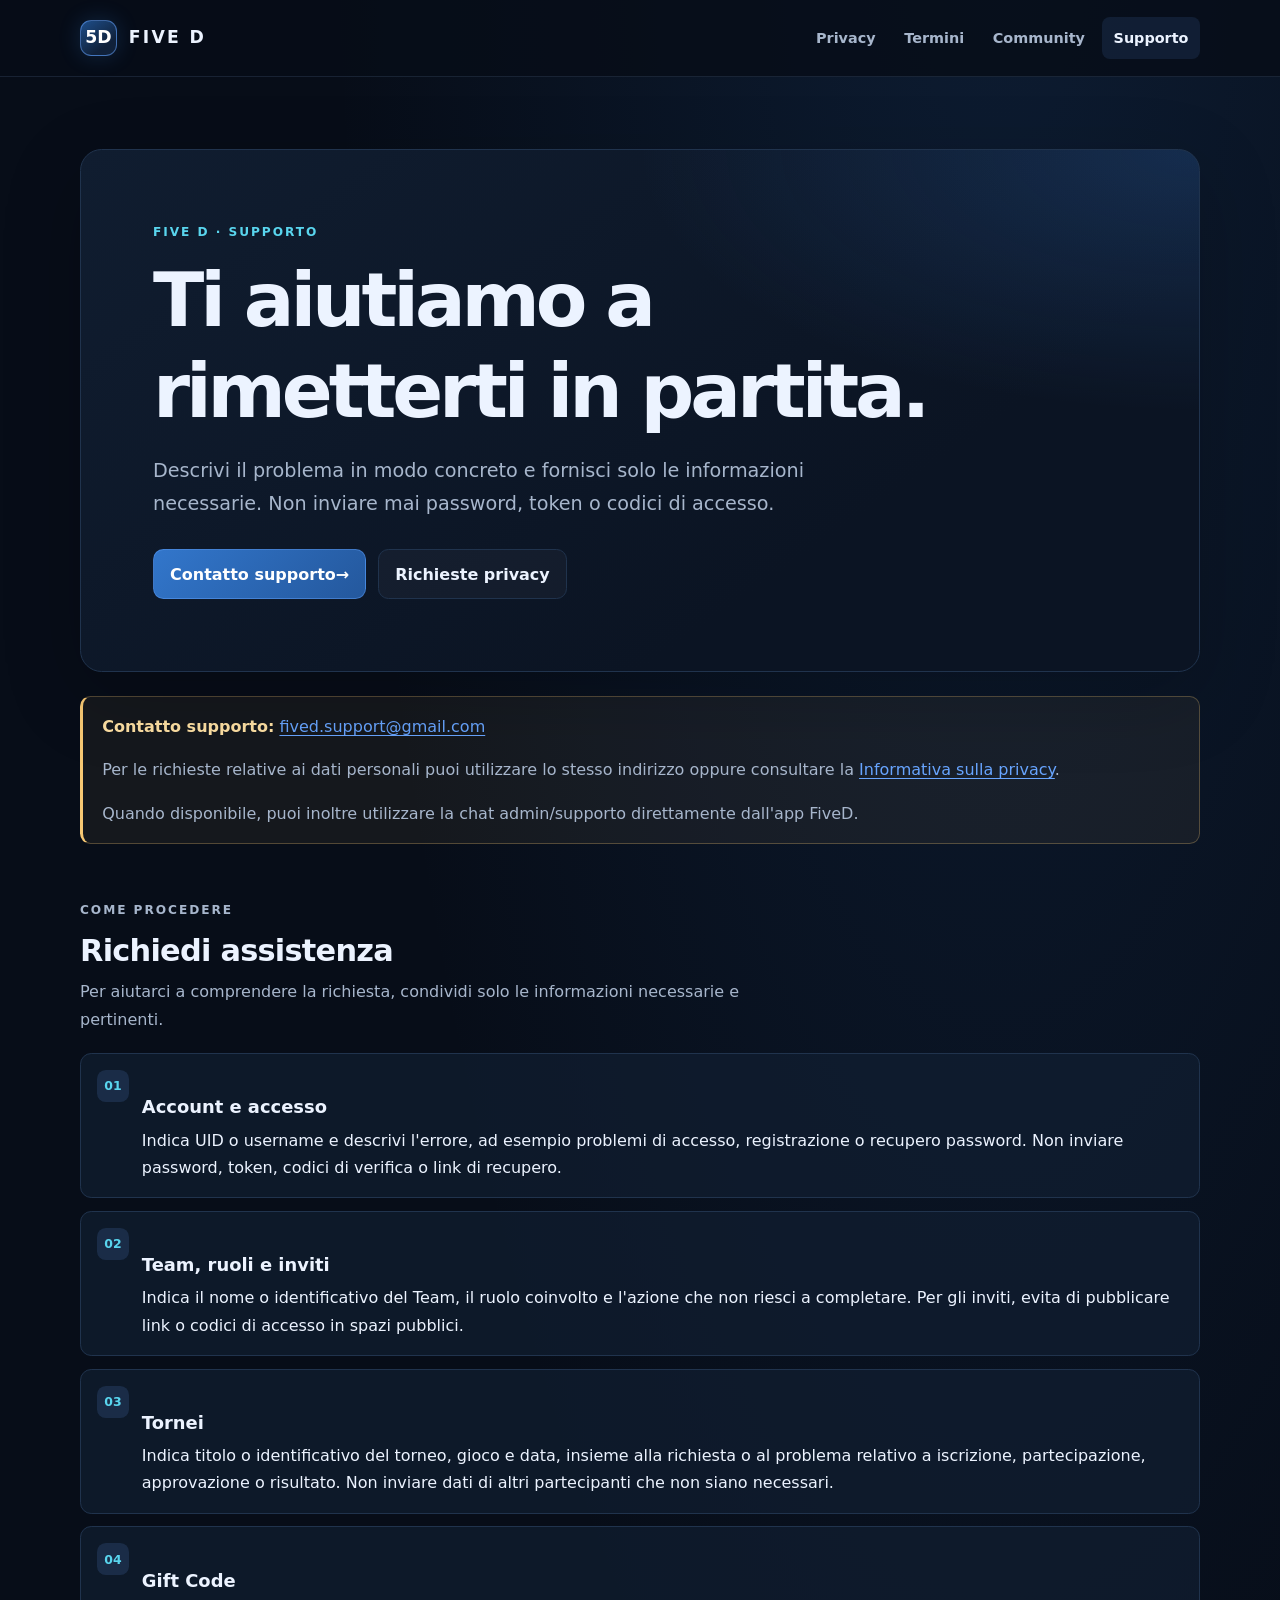
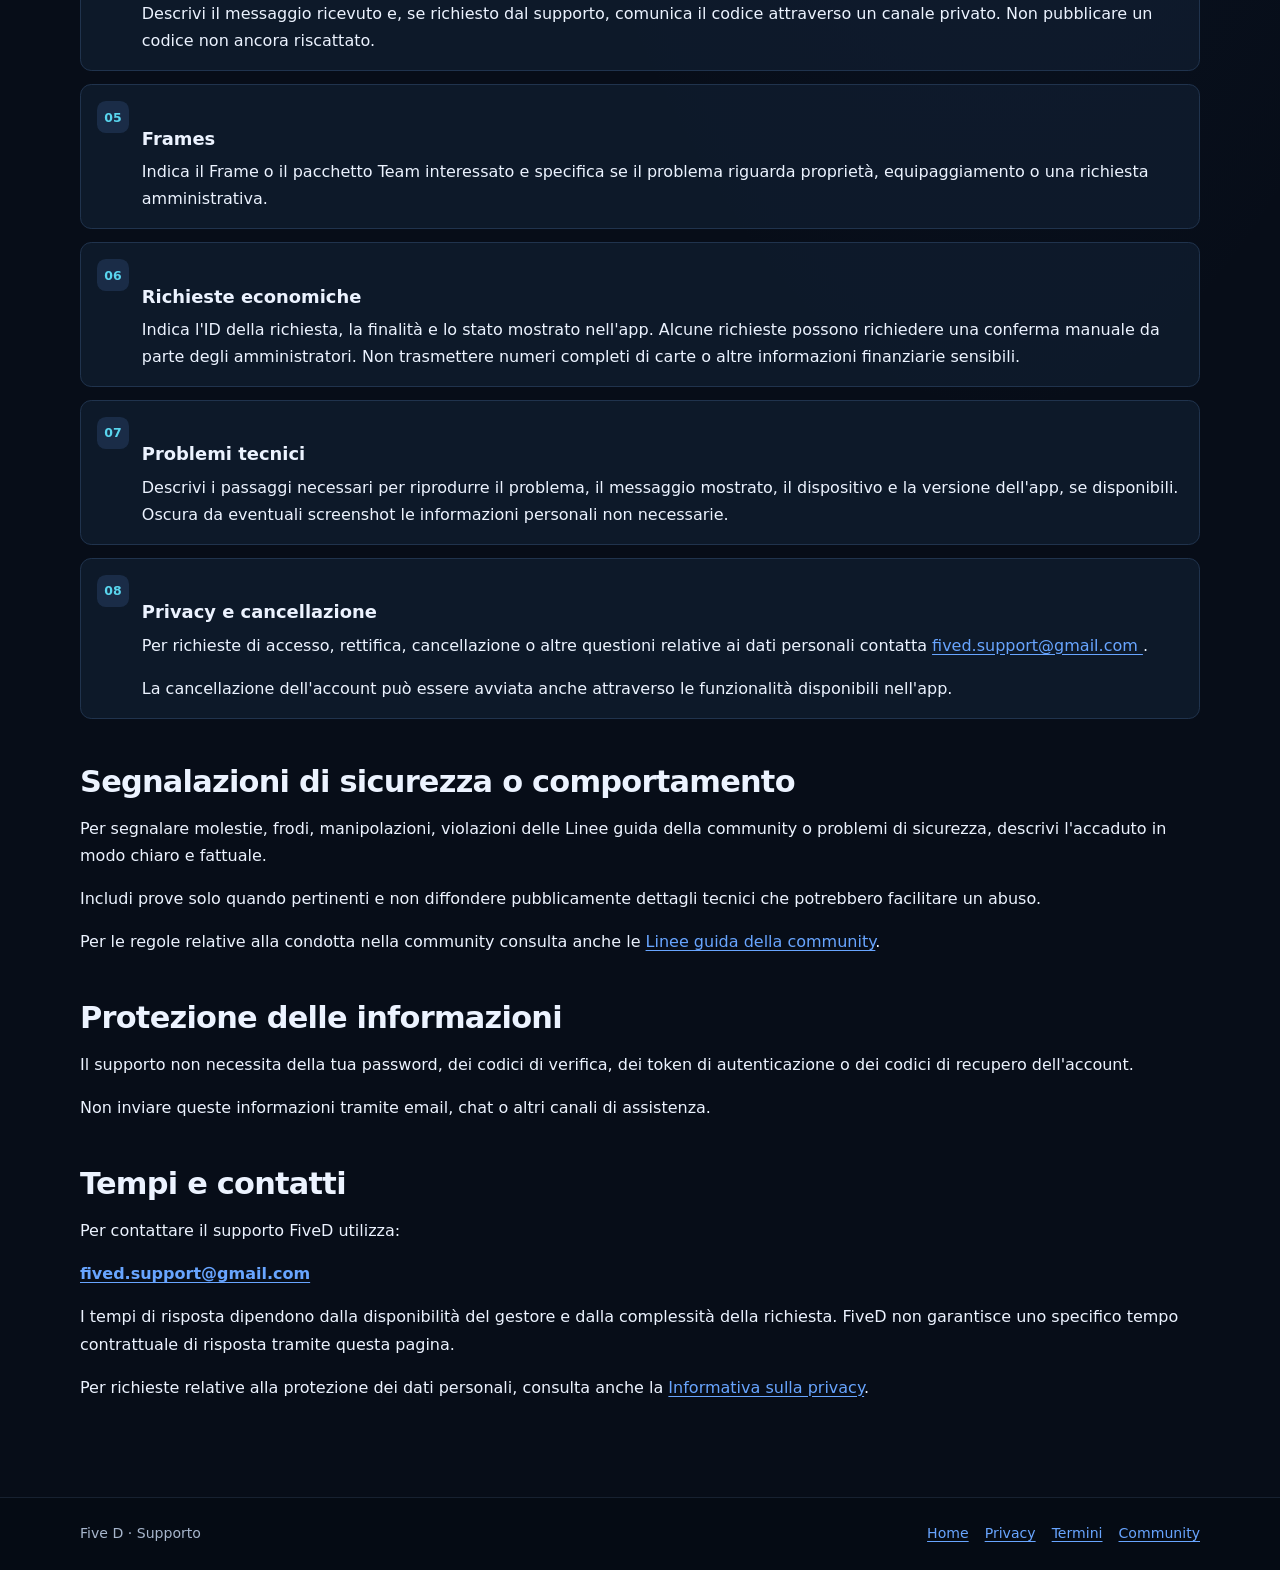
<file: support.html>
﻿<!doctype html>
<html lang="it">
<head>
  <meta charset="utf-8">
  <meta name="viewport" content="width=device-width, initial-scale=1">
  <meta name="theme-color" content="#070d18">
  <meta name="description" content="Come contattare il supporto Five D per account, Team, tornei, codici, Frames, pagamenti, problemi tecnici e privacy.">
  <title>Supporto — Five D</title>
  <link rel="stylesheet" href="style.css">
</head>

<body>
  <a class="skip-link" href="#contenuto">Vai al contenuto</a>

  <header class="site-header">
    <div class="header-inner">
      <a class="brand" href="index.html" aria-label="Five D, pagina iniziale">
        <span class="brand-mark" aria-hidden="true">5D</span>
        <span>FIVE D</span>
      </a>

      <nav class="site-nav" aria-label="Navigazione principale">
        <a href="privacy.html">Privacy</a>
        <a href="terms.html">Termini</a>
        <a href="community-guidelines.html">Community</a>
        <a href="support.html" aria-current="page">Supporto</a>
      </nav>
    </div>
  </header>

  <main id="contenuto" class="container">

    <section class="hero">
      <p class="eyebrow">Five D · Supporto</p>

      <h1>Ti aiutiamo a rimetterti in partita.</h1>

      <p class="hero-copy">
        Descrivi il problema in modo concreto e fornisci solo le informazioni
        necessarie. Non inviare mai password, token o codici di accesso.
      </p>

      <div class="hero-actions">
        <a class="button" href="#contatti">
          Contatto supporto <span aria-hidden="true">→</span>
        </a>

        <a class="button button-secondary" href="privacy.html">
          Richieste privacy
        </a>
      </div>
    </section>

    <div class="callout">
      <p>
        <strong>Contatto supporto:</strong>
        <a href="mailto:fived.support@gmail.com">
          fived.support@gmail.com
        </a>
      </p>

      <p>
        Per le richieste relative ai dati personali puoi utilizzare lo stesso
        indirizzo oppure consultare la
        <a href="privacy.html">Informativa sulla privacy</a>.
      </p>

      <p>
        Quando disponibile, puoi inoltre utilizzare la chat admin/supporto
        direttamente dall'app FiveD.
      </p>
    </div>

    <section aria-labelledby="richieste">
      <div class="section-heading">
        <p class="eyebrow">Come procedere</p>

        <h2 id="richieste">Richiedi assistenza</h2>

        <p>
          Per aiutarci a comprendere la richiesta, condividi solo le
          informazioni necessarie e pertinenti.
        </p>
      </div>

      <ol class="steps">

        <li>
          <div>
            <h3>Account e accesso</h3>
            <p>
              Indica UID o username e descrivi l'errore, ad esempio problemi
              di accesso, registrazione o recupero password.
              Non inviare password, token, codici di verifica o link di recupero.
            </p>
          </div>
        </li>

        <li>
          <div>
            <h3>Team, ruoli e inviti</h3>
            <p>
              Indica il nome o identificativo del Team, il ruolo coinvolto
              e l'azione che non riesci a completare.
              Per gli inviti, evita di pubblicare link o codici di accesso
              in spazi pubblici.
            </p>
          </div>
        </li>

        <li>
          <div>
            <h3>Tornei</h3>
            <p>
              Indica titolo o identificativo del torneo, gioco e data,
              insieme alla richiesta o al problema relativo a iscrizione,
              partecipazione, approvazione o risultato.
              Non inviare dati di altri partecipanti che non siano necessari.
            </p>
          </div>
        </li>

        <li>
          <div>
            <h3>Gift Code</h3>
            <p>
              Descrivi il messaggio ricevuto e, se richiesto dal supporto,
              comunica il codice attraverso un canale privato.
              Non pubblicare un codice non ancora riscattato.
            </p>
          </div>
        </li>

        <li>
          <div>
            <h3>Frames</h3>
            <p>
              Indica il Frame o il pacchetto Team interessato e specifica
              se il problema riguarda proprietà, equipaggiamento o una
              richiesta amministrativa.
            </p>
          </div>
        </li>

        <li>
          <div>
            <h3>Richieste economiche</h3>
            <p>
              Indica l'ID della richiesta, la finalità e lo stato mostrato
              nell'app. Alcune richieste possono richiedere una conferma
              manuale da parte degli amministratori.
              Non trasmettere numeri completi di carte o altre informazioni
              finanziarie sensibili.
            </p>
          </div>
        </li>

        <li>
          <div>
            <h3>Problemi tecnici</h3>
            <p>
              Descrivi i passaggi necessari per riprodurre il problema,
              il messaggio mostrato, il dispositivo e la versione dell'app,
              se disponibili.
              Oscura da eventuali screenshot le informazioni personali
              non necessarie.
            </p>
          </div>
        </li>

        <li>
          <div>
            <h3>Privacy e cancellazione</h3>
            <p>
              Per richieste di accesso, rettifica, cancellazione o altre
              questioni relative ai dati personali contatta
              <a href="mailto:fived.support@gmail.com">
                fived.support@gmail.com
              </a>.
            </p>

            <p>
              La cancellazione dell'account può essere avviata anche
              attraverso le funzionalità disponibili nell'app.
            </p>
          </div>
        </li>

      </ol>
    </section>

    <section>
      <h2>Segnalazioni di sicurezza o comportamento</h2>

      <p>
        Per segnalare molestie, frodi, manipolazioni, violazioni delle
        Linee guida della community o problemi di sicurezza, descrivi
        l'accaduto in modo chiaro e fattuale.
      </p>

      <p>
        Includi prove solo quando pertinenti e non diffondere pubblicamente
        dettagli tecnici che potrebbero facilitare un abuso.
      </p>

      <p>
        Per le regole relative alla condotta nella community consulta anche
        le <a href="community-guidelines.html">Linee guida della community</a>.
      </p>
    </section>

    <section>
      <h2>Protezione delle informazioni</h2>

      <p>
        Il supporto non necessita della tua password, dei codici di verifica,
        dei token di autenticazione o dei codici di recupero dell'account.
      </p>

      <p>
        Non inviare queste informazioni tramite email, chat o altri canali
        di assistenza.
      </p>
    </section>

    <section>
      <h2 id="contatti">Tempi e contatti</h2>

      <p>
        Per contattare il supporto FiveD utilizza:
      </p>

      <p>
        <strong>
          <a href="mailto:fived.support@gmail.com">
            fived.support@gmail.com
          </a>
        </strong>
      </p>

      <p>
        I tempi di risposta dipendono dalla disponibilità del gestore
        e dalla complessità della richiesta. FiveD non garantisce uno
        specifico tempo contrattuale di risposta tramite questa pagina.
      </p>

      <p>
        Per richieste relative alla protezione dei dati personali,
        consulta anche la
        <a href="privacy.html">Informativa sulla privacy</a>.
      </p>
    </section>

  </main>

  <footer class="site-footer">
    <div class="footer-inner">
      <p>Five D · Supporto</p>

      <nav class="footer-links" aria-label="Altre pagine">
        <a href="index.html">Home</a>
        <a href="privacy.html">Privacy</a>
        <a href="terms.html">Termini</a>
        <a href="community-guidelines.html">Community</a>
      </nav>
    </div>
  </footer>

</body>
</html>
</file>
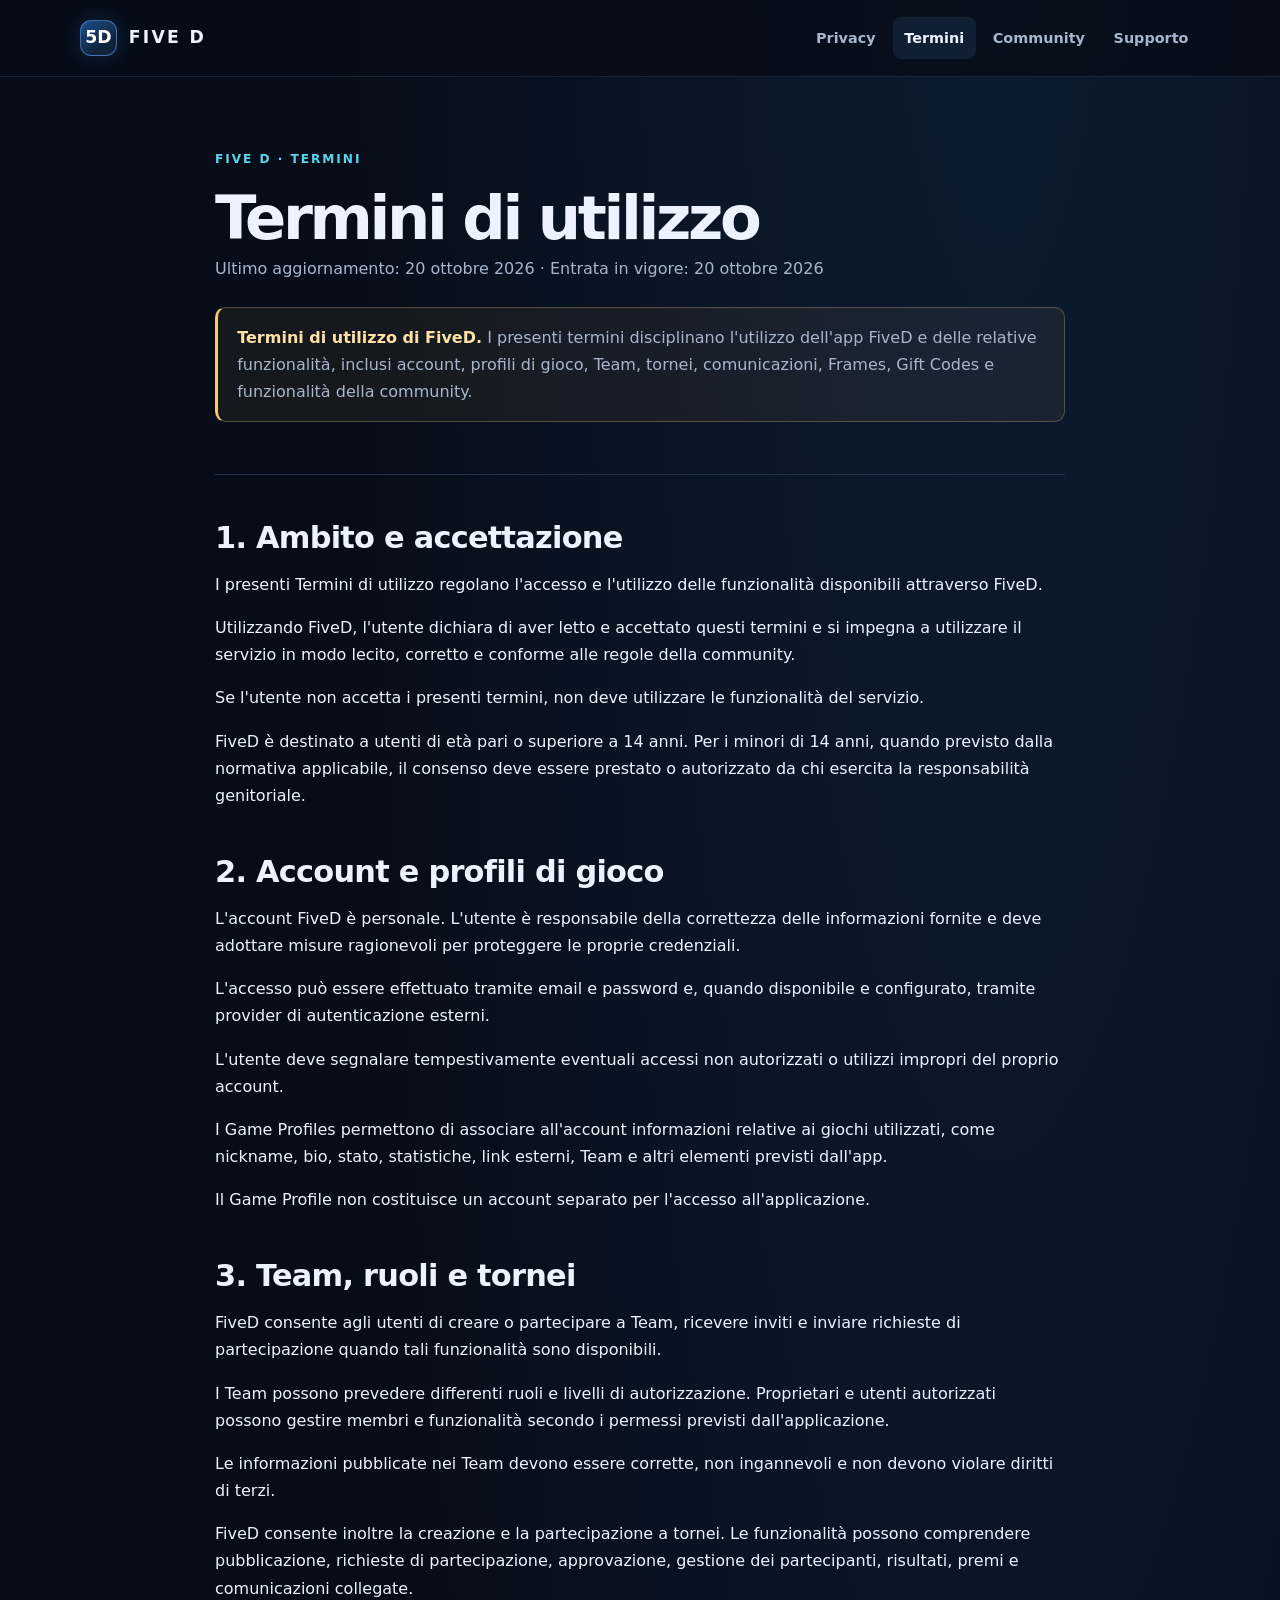
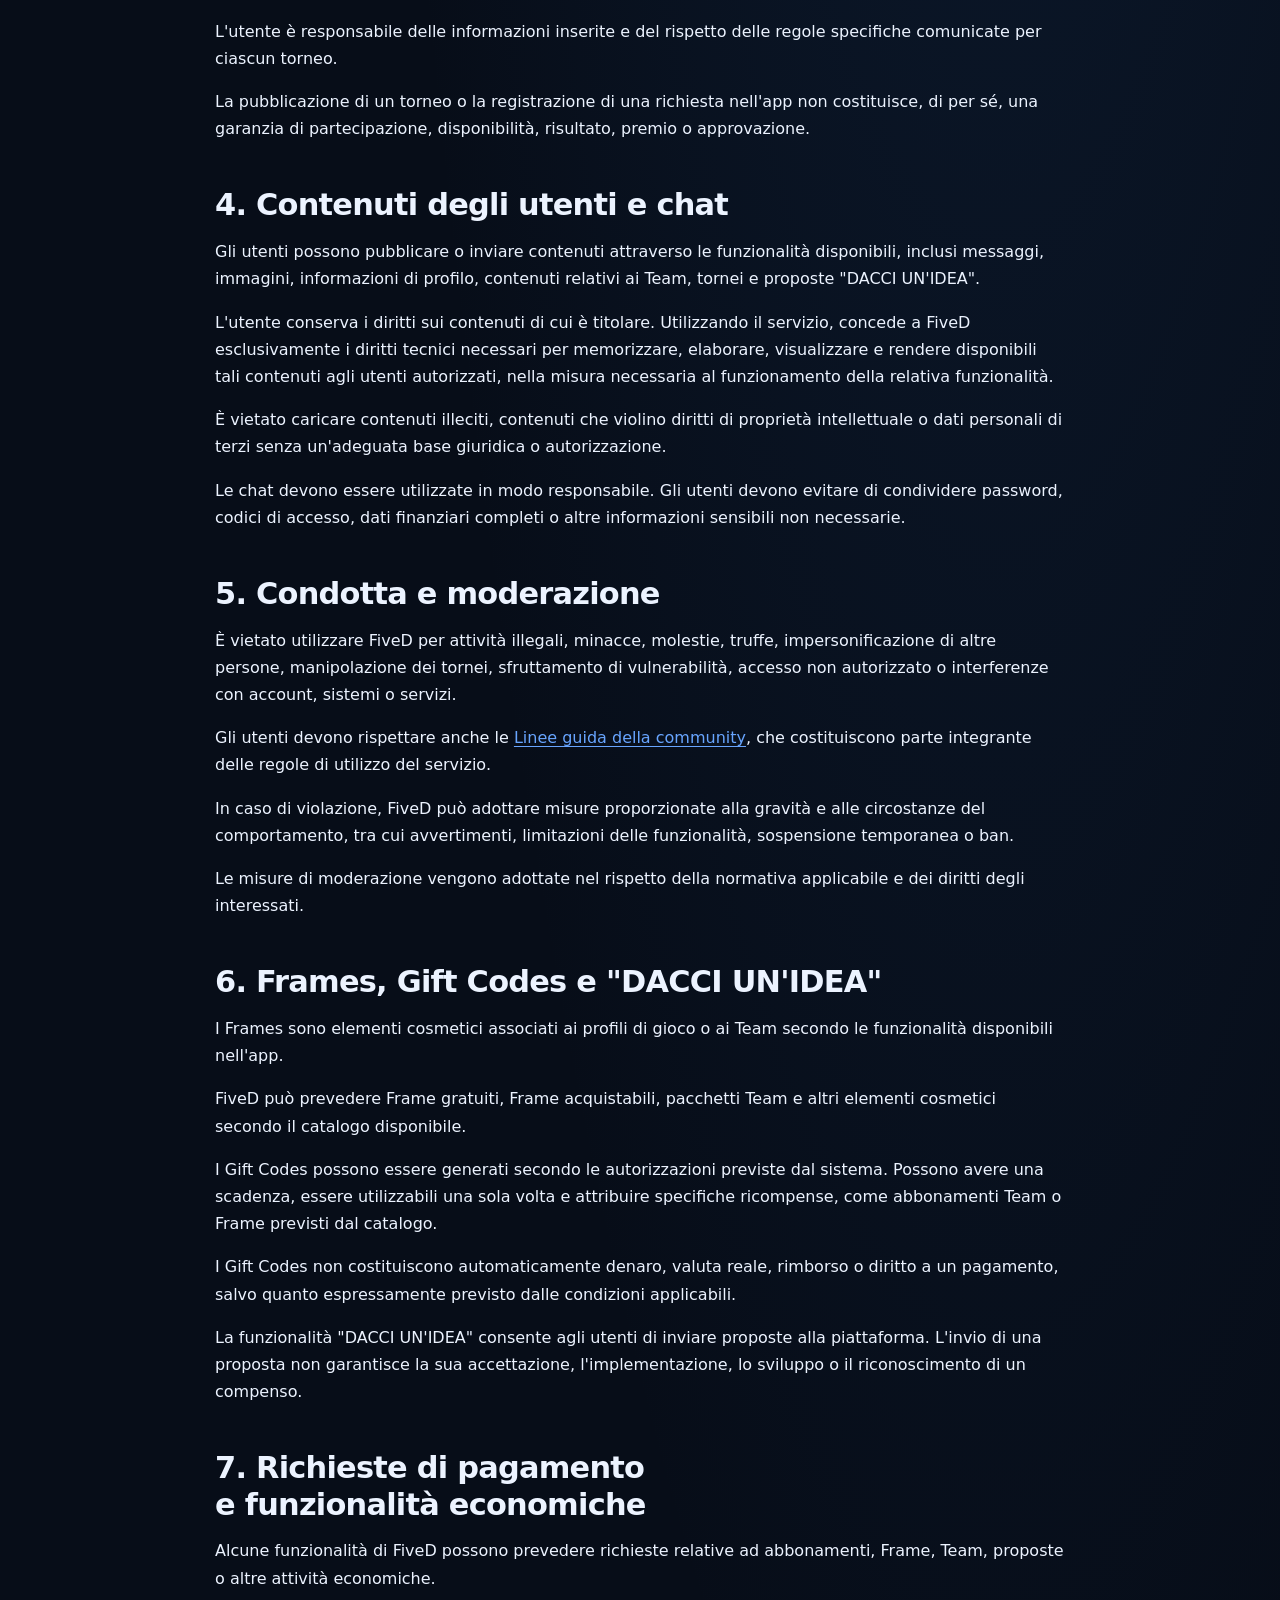
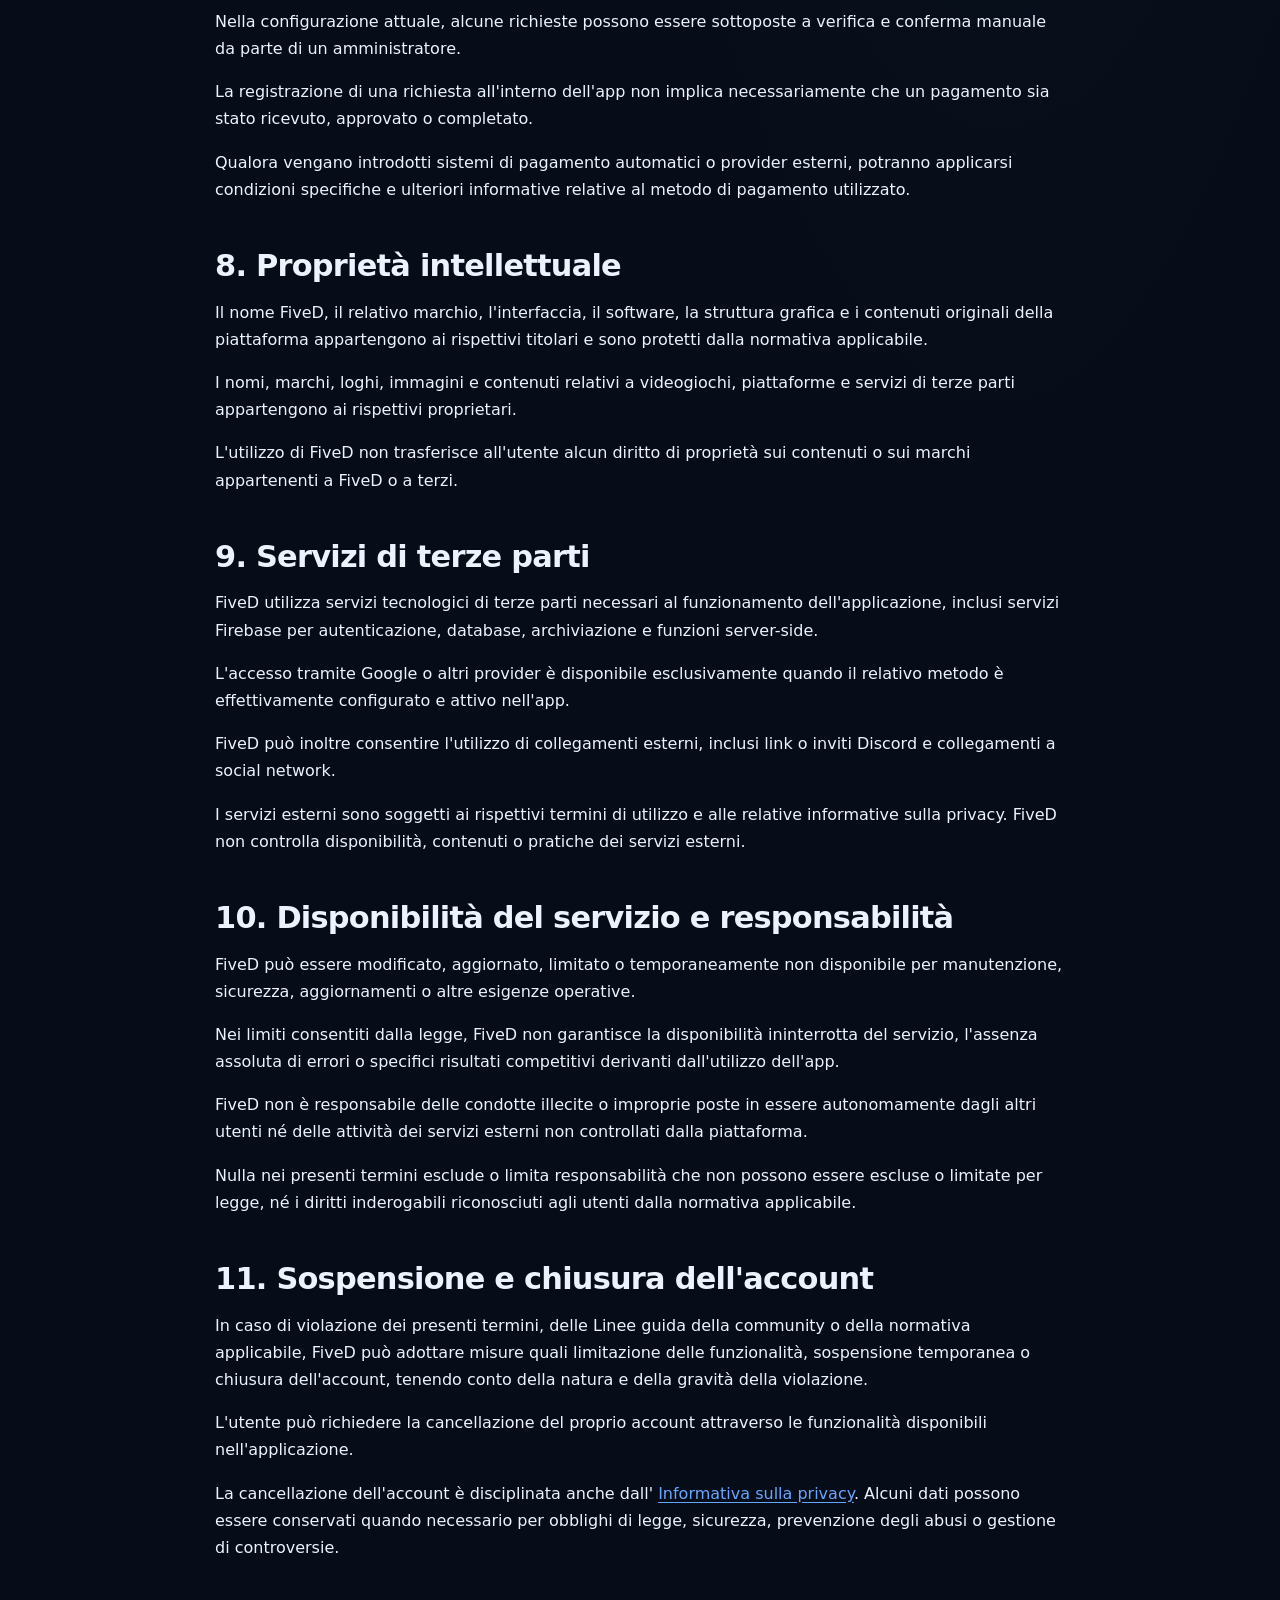
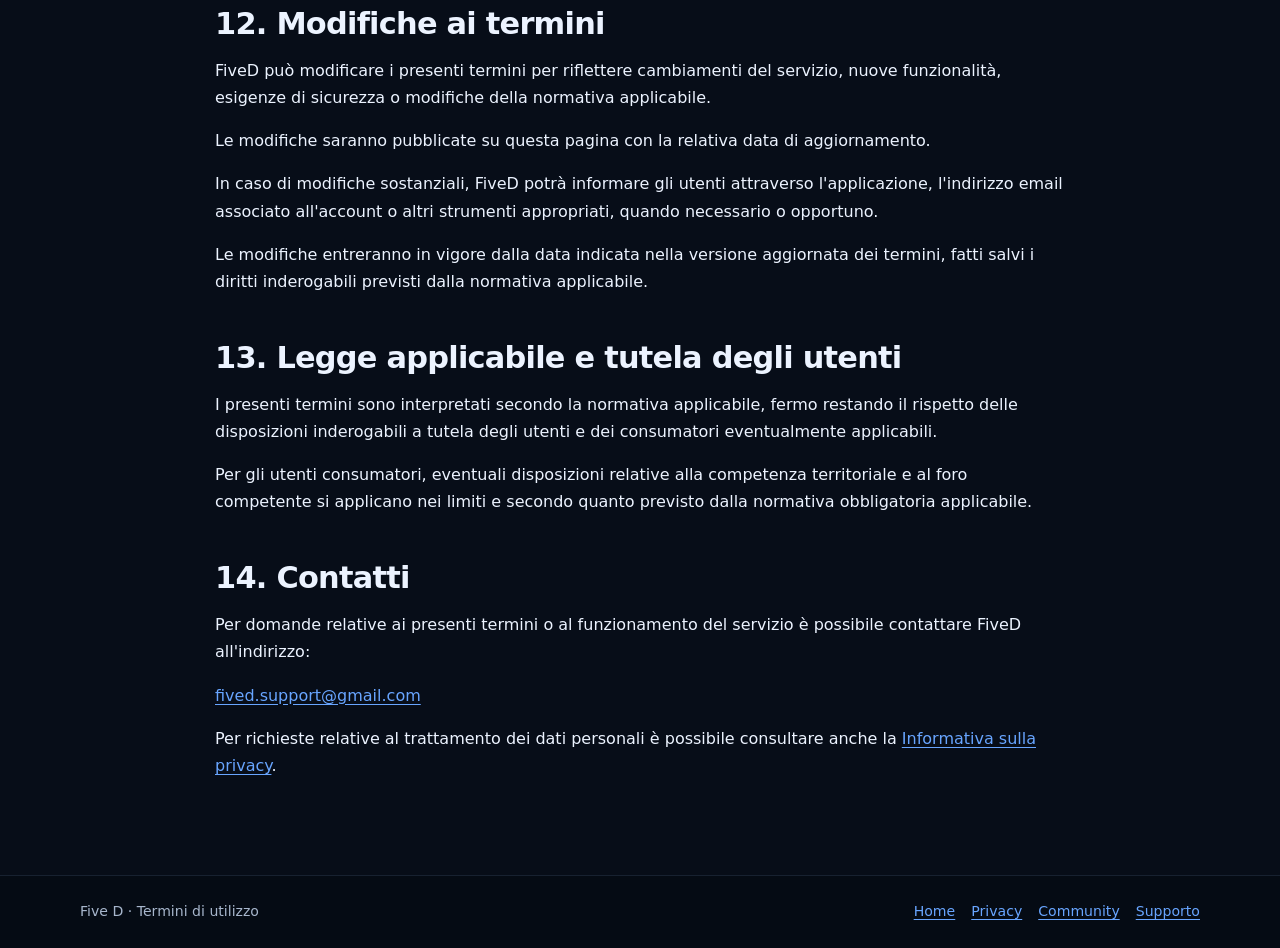
<file: terms.html>
﻿<!doctype html>
<html lang="it">
<head>
  <meta charset="utf-8">
  <meta name="viewport" content="width=device-width, initial-scale=1">
  <meta name="theme-color" content="#070d18">
  <meta name="description" content="Termini di utilizzo di Five D per account, profili, Team, tornei e funzionalità community.">
  <title>Termini di utilizzo — Five D</title>
  <link rel="stylesheet" href="style.css">
</head>

<body>
  <a class="skip-link" href="#contenuto">Vai al contenuto</a>

  <header class="site-header">
    <div class="header-inner">
      <a class="brand" href="index.html" aria-label="Five D, pagina iniziale">
        <span class="brand-mark" aria-hidden="true">5D</span>
        <span>FIVE D</span>
      </a>

      <nav class="site-nav" aria-label="Navigazione principale">
        <a href="privacy.html">Privacy</a>
        <a href="terms.html" aria-current="page">Termini</a>
        <a href="community-guidelines.html">Community</a>
        <a href="support.html">Supporto</a>
      </nav>
    </div>
  </header>

  <main id="contenuto" class="container legal-content">

    <header>
      <p class="eyebrow">Five D · Termini</p>

      <h1>Termini di utilizzo</h1>

      <p class="meta">
        Ultimo aggiornamento: 20 ottobre 2026 · Entrata in vigore: 20 ottobre 2026
      </p>

      <div class="callout">
        <p>
          <strong>Termini di utilizzo di FiveD.</strong>
          I presenti termini disciplinano l'utilizzo dell'app FiveD e delle
          relative funzionalità, inclusi account, profili di gioco, Team,
          tornei, comunicazioni, Frames, Gift Codes e funzionalità della community.
        </p>
      </div>
    </header>

    <section>
      <h2>1. Ambito e accettazione</h2>

      <p>
        I presenti Termini di utilizzo regolano l'accesso e l'utilizzo delle
        funzionalità disponibili attraverso FiveD.
      </p>

      <p>
        Utilizzando FiveD, l'utente dichiara di aver letto e accettato questi
        termini e si impegna a utilizzare il servizio in modo lecito,
        corretto e conforme alle regole della community.
      </p>

      <p>
        Se l'utente non accetta i presenti termini, non deve utilizzare
        le funzionalità del servizio.
      </p>

      <p>
        FiveD è destinato a utenti di età pari o superiore a 14 anni.
        Per i minori di 14 anni, quando previsto dalla normativa applicabile,
        il consenso deve essere prestato o autorizzato da chi esercita
        la responsabilità genitoriale.
      </p>
    </section>

    <section>
      <h2>2. Account e profili di gioco</h2>

      <p>
        L'account FiveD è personale. L'utente è responsabile della correttezza
        delle informazioni fornite e deve adottare misure ragionevoli per
        proteggere le proprie credenziali.
      </p>

      <p>
        L'accesso può essere effettuato tramite email e password e, quando
        disponibile e configurato, tramite provider di autenticazione esterni.
      </p>

      <p>
        L'utente deve segnalare tempestivamente eventuali accessi non autorizzati
        o utilizzi impropri del proprio account.
      </p>

      <p>
        I Game Profiles permettono di associare all'account informazioni relative
        ai giochi utilizzati, come nickname, bio, stato, statistiche, link
        esterni, Team e altri elementi previsti dall'app.
      </p>

      <p>
        Il Game Profile non costituisce un account separato per l'accesso
        all'applicazione.
      </p>
    </section>

    <section>
      <h2>3. Team, ruoli e tornei</h2>

      <p>
        FiveD consente agli utenti di creare o partecipare a Team, ricevere
        inviti e inviare richieste di partecipazione quando tali funzionalità
        sono disponibili.
      </p>

      <p>
        I Team possono prevedere differenti ruoli e livelli di autorizzazione.
        Proprietari e utenti autorizzati possono gestire membri e funzionalità
        secondo i permessi previsti dall'applicazione.
      </p>

      <p>
        Le informazioni pubblicate nei Team devono essere corrette,
        non ingannevoli e non devono violare diritti di terzi.
      </p>

      <p>
        FiveD consente inoltre la creazione e la partecipazione a tornei.
        Le funzionalità possono comprendere pubblicazione, richieste di
        partecipazione, approvazione, gestione dei partecipanti, risultati,
        premi e comunicazioni collegate.
      </p>

      <p>
        L'utente è responsabile delle informazioni inserite e del rispetto
        delle regole specifiche comunicate per ciascun torneo.
      </p>

      <p>
        La pubblicazione di un torneo o la registrazione di una richiesta
        nell'app non costituisce, di per sé, una garanzia di partecipazione,
        disponibilità, risultato, premio o approvazione.
      </p>
    </section>

    <section>
      <h2>4. Contenuti degli utenti e chat</h2>

      <p>
        Gli utenti possono pubblicare o inviare contenuti attraverso le
        funzionalità disponibili, inclusi messaggi, immagini, informazioni
        di profilo, contenuti relativi ai Team, tornei e proposte
        "DACCI UN'IDEA".
      </p>

      <p>
        L'utente conserva i diritti sui contenuti di cui è titolare.
        Utilizzando il servizio, concede a FiveD esclusivamente i diritti
        tecnici necessari per memorizzare, elaborare, visualizzare e rendere
        disponibili tali contenuti agli utenti autorizzati, nella misura
        necessaria al funzionamento della relativa funzionalità.
      </p>

      <p>
        È vietato caricare contenuti illeciti, contenuti che violino diritti
        di proprietà intellettuale o dati personali di terzi senza un'adeguata
        base giuridica o autorizzazione.
      </p>

      <p>
        Le chat devono essere utilizzate in modo responsabile. Gli utenti
        devono evitare di condividere password, codici di accesso, dati
        finanziari completi o altre informazioni sensibili non necessarie.
      </p>
    </section>

    <section>
      <h2>5. Condotta e moderazione</h2>

      <p>
        È vietato utilizzare FiveD per attività illegali, minacce, molestie,
        truffe, impersonificazione di altre persone, manipolazione dei tornei,
        sfruttamento di vulnerabilità, accesso non autorizzato o interferenze
        con account, sistemi o servizi.
      </p>

      <p>
        Gli utenti devono rispettare anche le
        <a href="community-guidelines.html">Linee guida della community</a>,
        che costituiscono parte integrante delle regole di utilizzo del servizio.
      </p>

      <p>
        In caso di violazione, FiveD può adottare misure proporzionate alla
        gravità e alle circostanze del comportamento, tra cui avvertimenti,
        limitazioni delle funzionalità, sospensione temporanea o ban.
      </p>

      <p>
        Le misure di moderazione vengono adottate nel rispetto della normativa
        applicabile e dei diritti degli interessati.
      </p>
    </section>

    <section>
      <h2>6. Frames, Gift Codes e "DACCI UN'IDEA"</h2>

      <p>
        I Frames sono elementi cosmetici associati ai profili di gioco
        o ai Team secondo le funzionalità disponibili nell'app.
      </p>

      <p>
        FiveD può prevedere Frame gratuiti, Frame acquistabili, pacchetti
        Team e altri elementi cosmetici secondo il catalogo disponibile.
      </p>

      <p>
        I Gift Codes possono essere generati secondo le autorizzazioni
        previste dal sistema. Possono avere una scadenza, essere utilizzabili
        una sola volta e attribuire specifiche ricompense, come abbonamenti
        Team o Frame previsti dal catalogo.
      </p>

      <p>
        I Gift Codes non costituiscono automaticamente denaro, valuta reale,
        rimborso o diritto a un pagamento, salvo quanto espressamente previsto
        dalle condizioni applicabili.
      </p>

      <p>
        La funzionalità "DACCI UN'IDEA" consente agli utenti di inviare proposte
        alla piattaforma. L'invio di una proposta non garantisce la sua
        accettazione, l'implementazione, lo sviluppo o il riconoscimento
        di un compenso.
      </p>
    </section>

    <section>
      <h2>7. Richieste di pagamento e funzionalità economiche</h2>

      <p>
        Alcune funzionalità di FiveD possono prevedere richieste relative
        ad abbonamenti, Frame, Team, proposte o altre attività economiche.
      </p>

      <p>
        Nella configurazione attuale, alcune richieste possono essere sottoposte
        a verifica e conferma manuale da parte di un amministratore.
      </p>

      <p>
        La registrazione di una richiesta all'interno dell'app non implica
        necessariamente che un pagamento sia stato ricevuto, approvato
        o completato.
      </p>

      <p>
        Qualora vengano introdotti sistemi di pagamento automatici o provider
        esterni, potranno applicarsi condizioni specifiche e ulteriori
        informative relative al metodo di pagamento utilizzato.
      </p>
    </section>

    <section>
      <h2>8. Proprietà intellettuale</h2>

      <p>
        Il nome FiveD, il relativo marchio, l'interfaccia, il software,
        la struttura grafica e i contenuti originali della piattaforma
        appartengono ai rispettivi titolari e sono protetti dalla normativa
        applicabile.
      </p>

      <p>
        I nomi, marchi, loghi, immagini e contenuti relativi a videogiochi,
        piattaforme e servizi di terze parti appartengono ai rispettivi
        proprietari.
      </p>

      <p>
        L'utilizzo di FiveD non trasferisce all'utente alcun diritto di proprietà
        sui contenuti o sui marchi appartenenti a FiveD o a terzi.
      </p>
    </section>

    <section>
      <h2>9. Servizi di terze parti</h2>

      <p>
        FiveD utilizza servizi tecnologici di terze parti necessari al
        funzionamento dell'applicazione, inclusi servizi Firebase per
        autenticazione, database, archiviazione e funzioni server-side.
      </p>

      <p>
        L'accesso tramite Google o altri provider è disponibile esclusivamente
        quando il relativo metodo è effettivamente configurato e attivo
        nell'app.
      </p>

      <p>
        FiveD può inoltre consentire l'utilizzo di collegamenti esterni,
        inclusi link o inviti Discord e collegamenti a social network.
      </p>

      <p>
        I servizi esterni sono soggetti ai rispettivi termini di utilizzo
        e alle relative informative sulla privacy. FiveD non controlla
        disponibilità, contenuti o pratiche dei servizi esterni.
      </p>
    </section>

    <section>
      <h2>10. Disponibilità del servizio e responsabilità</h2>

      <p>
        FiveD può essere modificato, aggiornato, limitato o temporaneamente
        non disponibile per manutenzione, sicurezza, aggiornamenti o altre
        esigenze operative.
      </p>

      <p>
        Nei limiti consentiti dalla legge, FiveD non garantisce la disponibilità
        ininterrotta del servizio, l'assenza assoluta di errori o specifici
        risultati competitivi derivanti dall'utilizzo dell'app.
      </p>

      <p>
        FiveD non è responsabile delle condotte illecite o improprie poste
        in essere autonomamente dagli altri utenti né delle attività dei
        servizi esterni non controllati dalla piattaforma.
      </p>

      <p>
        Nulla nei presenti termini esclude o limita responsabilità che non
        possono essere escluse o limitate per legge, né i diritti inderogabili
        riconosciuti agli utenti dalla normativa applicabile.
      </p>
    </section>

    <section>
      <h2>11. Sospensione e chiusura dell'account</h2>

      <p>
        In caso di violazione dei presenti termini, delle Linee guida della
        community o della normativa applicabile, FiveD può adottare misure
        quali limitazione delle funzionalità, sospensione temporanea o chiusura
        dell'account, tenendo conto della natura e della gravità della violazione.
      </p>

      <p>
        L'utente può richiedere la cancellazione del proprio account attraverso
        le funzionalità disponibili nell'applicazione.
      </p>

      <p>
        La cancellazione dell'account è disciplinata anche dall'
        <a href="privacy.html">Informativa sulla privacy</a>.
        Alcuni dati possono essere conservati quando necessario per obblighi
        di legge, sicurezza, prevenzione degli abusi o gestione di controversie.
      </p>
    </section>

    <section>
      <h2>12. Modifiche ai termini</h2>

      <p>
        FiveD può modificare i presenti termini per riflettere cambiamenti
        del servizio, nuove funzionalità, esigenze di sicurezza o modifiche
        della normativa applicabile.
      </p>

      <p>
        Le modifiche saranno pubblicate su questa pagina con la relativa
        data di aggiornamento.
      </p>

      <p>
        In caso di modifiche sostanziali, FiveD potrà informare gli utenti
        attraverso l'applicazione, l'indirizzo email associato all'account
        o altri strumenti appropriati, quando necessario o opportuno.
      </p>

      <p>
        Le modifiche entreranno in vigore dalla data indicata nella versione
        aggiornata dei termini, fatti salvi i diritti inderogabili previsti
        dalla normativa applicabile.
      </p>
    </section>

    <section>
      <h2>13. Legge applicabile e tutela degli utenti</h2>

      <p>
        I presenti termini sono interpretati secondo la normativa applicabile,
        fermo restando il rispetto delle disposizioni inderogabili a tutela
        degli utenti e dei consumatori eventualmente applicabili.
      </p>

      <p>
        Per gli utenti consumatori, eventuali disposizioni relative alla
        competenza territoriale e al foro competente si applicano nei limiti
        e secondo quanto previsto dalla normativa obbligatoria applicabile.
      </p>
    </section>

    <section>
      <h2>14. Contatti</h2>

      <p>
        Per domande relative ai presenti termini o al funzionamento del servizio
        è possibile contattare FiveD all'indirizzo:
      </p>

      <p>
        <a href="mailto:fived.support@gmail.com">
          fived.support@gmail.com
        </a>
      </p>

      <p>
        Per richieste relative al trattamento dei dati personali è possibile
        consultare anche la
        <a href="privacy.html">Informativa sulla privacy</a>.
      </p>
    </section>

  </main>

  <footer class="site-footer">
    <div class="footer-inner">
      <p>Five D · Termini di utilizzo</p>

      <nav class="footer-links" aria-label="Altre pagine">
        <a href="index.html">Home</a>
        <a href="privacy.html">Privacy</a>
        <a href="community-guidelines.html">Community</a>
        <a href="support.html">Supporto</a>
      </nav>
    </div>
  </footer>

</body>
</html>
</file>
<file: style.css>
:root {
  color-scheme: dark;
  --bg: #070d18;
  --surface: #0d1727;
  --surface-raised: #111f34;
  --line: #20334d;
  --text: #ecf3ff;
  --muted: #a7b6cc;
  --blue: #68a5ff;
  --cyan: #59d5ee;
  --warning: #f7c873;
  --max-width: 1120px;
}

* {
  box-sizing: border-box;
}

html {
  scroll-behavior: smooth;
}

body {
  min-width: 320px;
  margin: 0;
  background:
    radial-gradient(ellipse at 78% -10%, rgb(38 93 161 / 20%), transparent 42rem),
    var(--bg);
  color: var(--text);
  font: 16px/1.7 Inter, ui-sans-serif, system-ui, -apple-system, BlinkMacSystemFont, "Segoe UI", sans-serif;
}

a {
  color: var(--blue);
  text-underline-offset: 0.2em;
}

a:hover {
  color: var(--cyan);
}

a:focus-visible,
.button:focus-visible {
  outline: 3px solid var(--cyan);
  outline-offset: 4px;
}

.skip-link {
  position: absolute;
  z-index: 10;
  top: 0.75rem;
  left: 0.75rem;
  padding: 0.65rem 0.9rem;
  transform: translateY(-160%);
  border-radius: 0.5rem;
  background: var(--text);
  color: var(--bg);
}

.skip-link:focus {
  transform: translateY(0);
}

.site-header {
  border-bottom: 1px solid rgb(126 163 207 / 15%);
  background: rgb(7 13 24 / 82%);
}

.header-inner,
.container,
.footer-inner {
  width: min(var(--max-width), calc(100% - 3rem));
  margin-inline: auto;
}

.header-inner {
  display: flex;
  min-height: 76px;
  align-items: center;
  justify-content: space-between;
  gap: 1.5rem;
}

.brand {
  display: inline-flex;
  align-items: center;
  gap: 0.75rem;
  color: var(--text);
  font-size: 1.08rem;
  font-weight: 800;
  letter-spacing: 0.13em;
  text-decoration: none;
}

.brand-mark {
  display: grid;
  width: 2.3rem;
  height: 2.3rem;
  place-items: center;
  border: 1px solid rgb(104 165 255 / 52%);
  border-radius: 0.7rem;
  background: linear-gradient(145deg, #1e4e8a, #10213a 72%);
  box-shadow: 0 0 1.4rem rgb(61 139 240 / 20%);
  color: #fff;
  letter-spacing: 0;
}

.brand span:last-child {
  white-space: nowrap;
}

.site-nav {
  display: flex;
  flex-wrap: wrap;
  justify-content: flex-end;
  gap: 0.35rem;
}

.site-nav a {
  padding: 0.55rem 0.72rem;
  border-radius: 0.5rem;
  color: var(--muted);
  font-size: 0.9rem;
  font-weight: 650;
  text-decoration: none;
}

.site-nav a:hover,
.site-nav a[aria-current="page"] {
  background: rgb(104 165 255 / 11%);
  color: var(--text);
}

.container {
  padding-block: 4.5rem 5rem;
}

.hero {
  position: relative;
  overflow: hidden;
  padding: clamp(2rem, 6vw, 4.5rem);
  border: 1px solid var(--line);
  border-radius: 1.35rem;
  background:
    radial-gradient(ellipse at 100% 0%, rgb(51 119 208 / 24%), transparent 35rem),
    linear-gradient(145deg, #101d30, #0b1423 70%);
  box-shadow: 0 1.5rem 5rem rgb(0 0 0 / 20%);
}

.eyebrow {
  margin: 0 0 0.8rem;
  color: var(--cyan);
  font-size: 0.76rem;
  font-weight: 800;
  letter-spacing: 0.16em;
  text-transform: uppercase;
}

h1,
h2,
h3 {
  color: var(--text);
  line-height: 1.2;
  text-wrap: balance;
}

h1 {
  max-width: 850px;
  margin: 0;
  font-size: clamp(2.35rem, 6.2vw, 4.7rem);
  letter-spacing: -0.055em;
}

h2 {
  margin: 2.8rem 0 0.9rem;
  font-size: clamp(1.4rem, 3vw, 1.9rem);
  letter-spacing: -0.025em;
}

h3 {
  margin: 1.65rem 0 0.55rem;
  font-size: 1.12rem;
}

p,
ul,
ol {
  margin: 0 0 1rem;
}

.hero-copy {
  max-width: 730px;
  margin-top: 1.2rem;
  color: var(--muted);
  font-size: clamp(1.05rem, 2.1vw, 1.2rem);
}

.hero-actions {
  display: flex;
  flex-wrap: wrap;
  gap: 0.75rem;
  margin-top: 1.8rem;
}

.button {
  display: inline-flex;
  min-height: 2.9rem;
  align-items: center;
  justify-content: center;
  padding: 0.65rem 1rem;
  border: 1px solid rgb(104 165 255 / 40%);
  border-radius: 0.65rem;
  background: linear-gradient(135deg, #3276cb, #24589d);
  color: #fff;
  font-weight: 750;
  text-decoration: none;
  transition: transform 150ms ease, filter 150ms ease;
}

.button:hover {
  transform: translateY(-1px);
  filter: brightness(1.12);
  color: #fff;
}

.button-secondary {
  border-color: var(--line);
  background: rgb(255 255 255 / 3%);
  color: var(--text);
}

.button-secondary:hover {
  color: var(--text);
}

.section-heading {
  max-width: 720px;
  margin: 3.5rem 0 1.25rem;
}

.section-heading h2 {
  margin: 0 0 0.55rem;
}

.section-heading p,
.muted,
.meta,
.card p,
.callout p {
  color: var(--muted);
}

.card-grid {
  display: grid;
  grid-template-columns: repeat(2, minmax(0, 1fr));
  gap: 1rem;
}

.card {
  min-height: 100%;
  padding: 1.45rem;
  border: 1px solid var(--line);
  border-radius: 0.95rem;
  background: linear-gradient(155deg, rgb(17 31 52 / 96%), rgb(11 20 35 / 96%));
}

.card h2,
.card h3 {
  margin-top: 0;
}

.card h2 {
  font-size: 1.35rem;
}

.card-link {
  display: inline-flex;
  align-items: center;
  gap: 0.45rem;
  margin-top: 0.25rem;
  font-weight: 750;
  text-decoration: none;
}

.card-link::after {
  content: "→";
  transition: transform 150ms ease;
}

.card-link:hover::after {
  transform: translateX(3px);
}

.callout {
  margin-block: 1.5rem;
  padding: 1rem 1.2rem;
  border: 1px solid rgb(247 200 115 / 28%);
  border-left: 3px solid var(--warning);
  border-radius: 0.65rem;
  background: rgb(247 200 115 / 6%);
}

.callout strong {
  color: #ffe1a4;
}

.callout p:last-child {
  margin-bottom: 0;
}

.legal-content {
  max-width: 850px;
  margin-inline: auto;
}

.legal-content > header {
  margin-bottom: 2rem;
  padding-bottom: 1.75rem;
  border-bottom: 1px solid var(--line);
}

.legal-content > header h1 {
  font-size: clamp(2.4rem, 6vw, 3.8rem);
}

.legal-content section {
  scroll-margin-top: 1.5rem;
}

.legal-content ul,
.legal-content ol,
.card ul {
  padding-left: 1.35rem;
}

.legal-content li,
.card li {
  margin-block: 0.35rem;
  padding-left: 0.15rem;
}

.placeholder {
  display: inline-block;
  padding: 0.05rem 0.38rem;
  border: 1px dashed rgb(247 200 115 / 52%);
  border-radius: 0.35rem;
  background: rgb(247 200 115 / 7%);
  color: #ffe1a4;
  font-weight: 700;
  overflow-wrap: anywhere;
}

.contents {
  display: flex;
  flex-wrap: wrap;
  gap: 0.5rem;
  margin-block: 1.75rem;
}

.contents a {
  padding: 0.35rem 0.65rem;
  border: 1px solid var(--line);
  border-radius: 999px;
  color: var(--muted);
  font-size: 0.88rem;
  text-decoration: none;
}

.contents a:hover {
  border-color: var(--blue);
  color: var(--text);
}

.steps {
  counter-reset: support-step;
  display: grid;
  gap: 0.8rem;
  padding: 0;
  list-style: none;
}

.steps li {
  counter-increment: support-step;
  display: grid;
  grid-template-columns: 2rem 1fr;
  gap: 0.8rem;
  align-items: start;
  margin: 0;
  padding: 1rem;
  border: 1px solid var(--line);
  border-radius: 0.7rem;
  background: rgb(17 31 52 / 65%);
}

.steps li::before {
  content: counter(support-step, decimal-leading-zero);
  display: grid;
  width: 2rem;
  height: 2rem;
  place-items: center;
  border-radius: 0.55rem;
  background: rgb(104 165 255 / 14%);
  color: var(--cyan);
  font-size: 0.78rem;
  font-weight: 800;
}

.steps p:last-child {
  margin-bottom: 0;
}

.site-footer {
  border-top: 1px solid rgb(126 163 207 / 15%);
  background: rgb(5 10 18 / 55%);
}

.footer-inner {
  display: flex;
  flex-wrap: wrap;
  align-items: center;
  justify-content: space-between;
  gap: 1rem;
  padding-block: 1.5rem;
}

.footer-inner p {
  margin: 0;
  color: var(--muted);
  font-size: 0.88rem;
}

.footer-links {
  display: flex;
  flex-wrap: wrap;
  gap: 0.8rem 1rem;
}

.footer-links a {
  font-size: 0.88rem;
}

@media (max-width: 720px) {
  .header-inner,
  .container,
  .footer-inner {
    width: min(100% - 2rem, var(--max-width));
  }

  .header-inner {
    align-items: flex-start;
    flex-direction: column;
    gap: 0.65rem;
    padding-block: 0.8rem;
  }

  .site-nav {
    width: 100%;
    justify-content: flex-start;
    gap: 0.1rem;
  }

  .site-nav a {
    padding: 0.45rem 0.55rem;
    font-size: 0.83rem;
  }

  .container {
    padding-block: 2.2rem 3rem;
  }

  .card-grid {
    grid-template-columns: 1fr;
  }

  .hero {
    border-radius: 1rem;
  }

  .footer-inner {
    align-items: flex-start;
    flex-direction: column;
  }
}

@media (prefers-reduced-motion: reduce) {
  *,
  *::before,
  *::after {
    scroll-behavior: auto !important;
    transition-duration: 0.01ms !important;
    animation-duration: 0.01ms !important;
    animation-iteration-count: 1 !important;
  }
}
</file>
